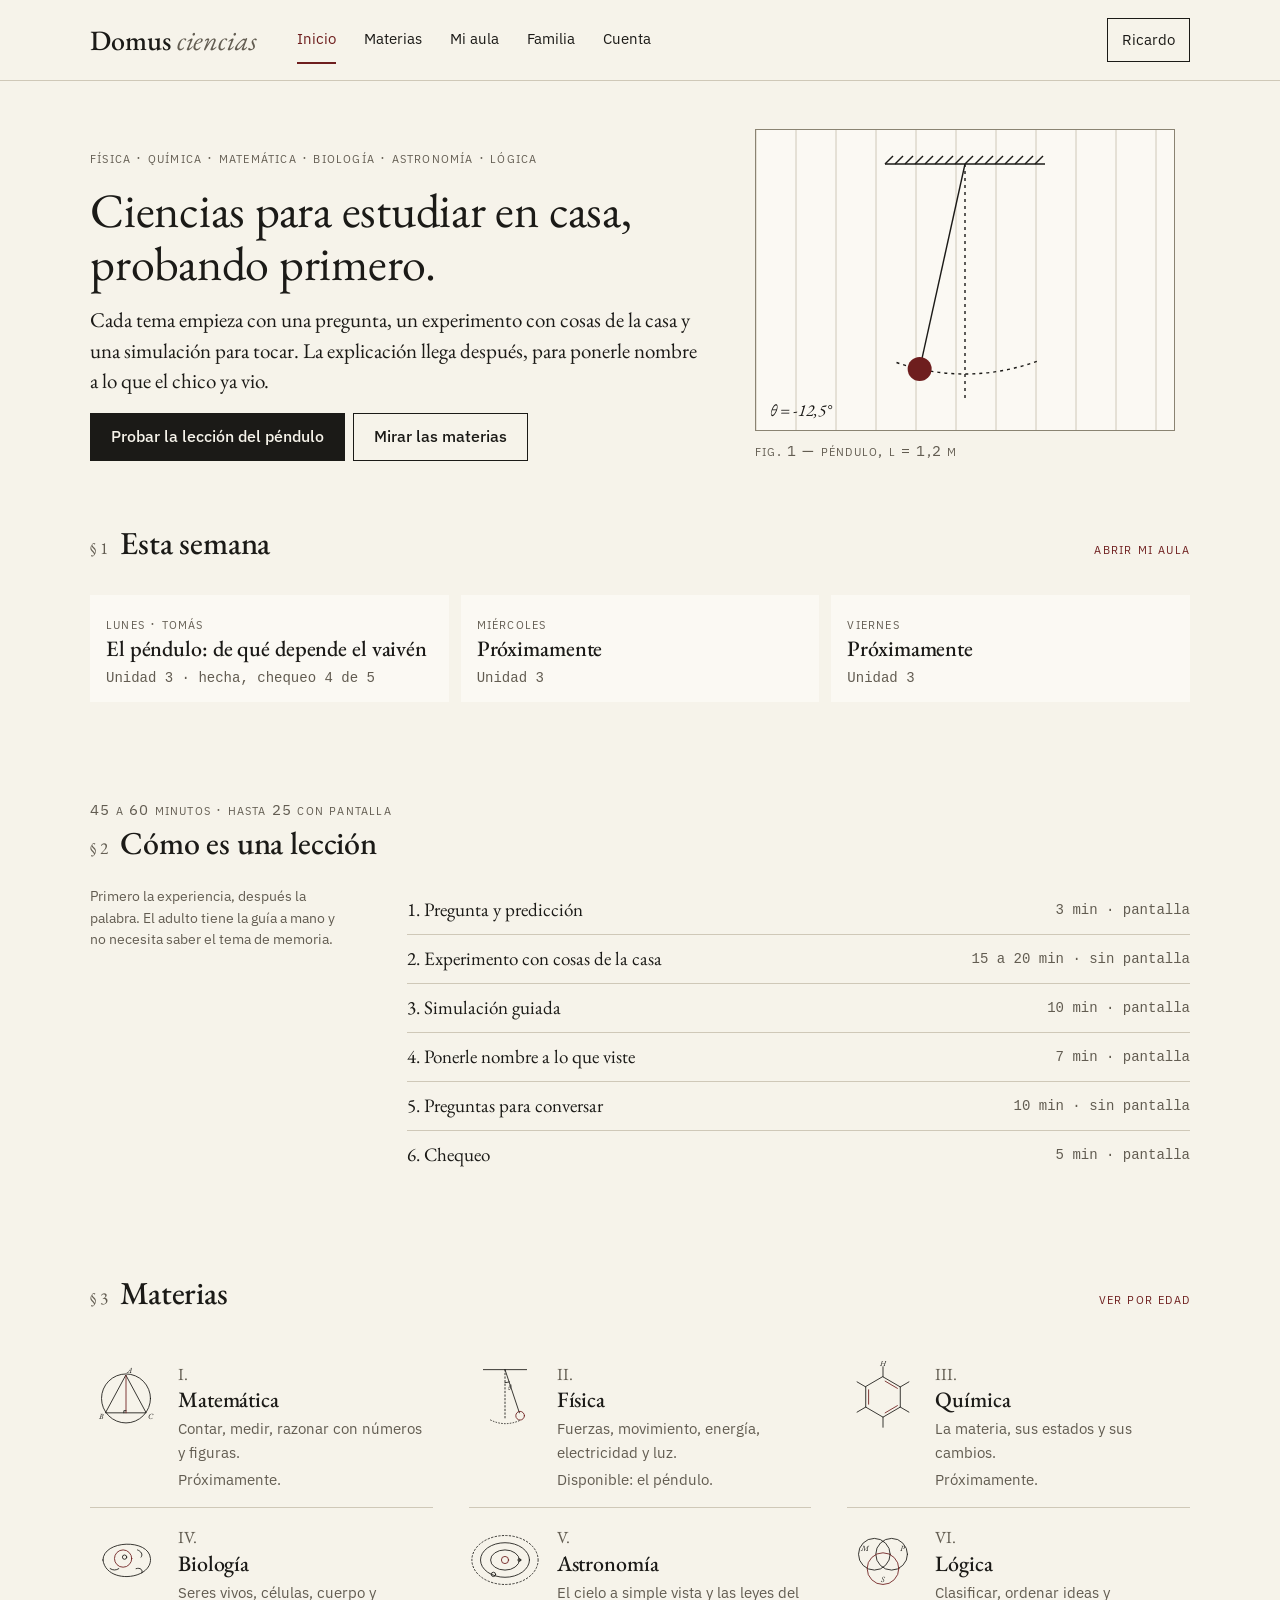
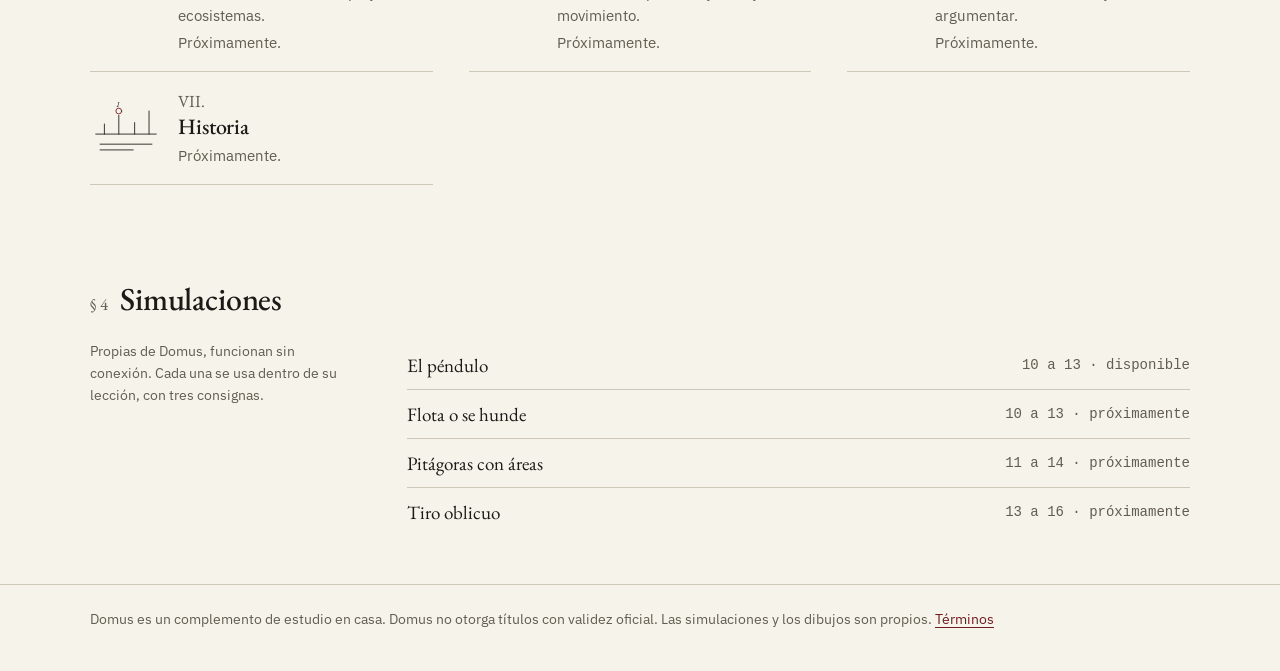
<file: index.html>
<!doctype html>
<html lang="es-AR">
<head>
<meta charset="utf-8">
<meta name="viewport" content="width=device-width,initial-scale=1">
<title>Inicio · Domus</title>
<meta name="description" content="Domus: ciencias para estudiar en casa.">
<link rel="stylesheet" href="estilo.css">
</head>
<body>
<header class="top"><div class="wrap">
 <div class="bar">
  <a class="brand" href="index.html">Domus <i>ciencias</i></a>
  <nav class="main" aria-label="Principal"><a href="index.html" aria-current="page"><svg viewBox="0 0 24 24" aria-hidden="true"><path d="M3 11 12 4l9 7"/><path d="M6 10v10h12V10"/><path d="M10 20v-5h4v5"/></svg><span>Inicio</span></a><a href="materias.html"><svg viewBox="0 0 24 24" aria-hidden="true"><rect x="4" y="4" width="7" height="7"/><rect x="13" y="4" width="7" height="7"/><rect x="4" y="13" width="7" height="7"/><rect x="13" y="13" width="7" height="7"/></svg><span>Materias</span></a><a href="aula.html"><svg viewBox="0 0 24 24" aria-hidden="true"><path d="M12 6c-2-1.5-5-2-8-2v14c3 0 6 .5 8 2 2-1.5 5-2 8-2V4c-3 0-6 .5-8 2Z"/><path d="M12 6v14"/></svg><span>Mi aula</span></a><a href="familia.html"><svg viewBox="0 0 24 24" aria-hidden="true"><circle cx="9" cy="8" r="3"/><path d="M3 20c0-3.5 2.7-6 6-6s6 2.5 6 6"/><circle cx="17" cy="9" r="2.3"/><path d="M16.5 14.2c2.6.2 4.5 2.2 4.5 5.3"/></svg><span>Familia</span></a><a href="cuenta.html"><svg viewBox="0 0 24 24" aria-hidden="true"><circle cx="12" cy="12" r="9"/><circle cx="12" cy="10" r="3"/><path d="M6.5 18c1.2-2.2 3.2-3.2 5.5-3.2s4.3 1 5.5 3.2"/></svg><span>Cuenta</span></a></nav>
  <a class="quien" id="quien" href="cuenta.html">Ingresar</a>
 </div>
</div></header>
<main class="wrap">

<div class="hero">
 <div>
  <p class="sc">física · química · matemática · biología · astronomía · lógica</p>
  <h1 style="margin-top:10px">Ciencias para estudiar en casa, probando primero.</h1>
  <p class="lede">Cada tema empieza con una pregunta, un experimento con cosas de la casa y una simulación para tocar. La explicación llega después, para ponerle nombre a lo que el chico ya vio.</p>
  <div class="btns"><a class="btn p" href="leccion.html">Probar la lección del péndulo</a><a class="btn" href="materias.html">Mirar las materias</a></div>
 </div>
 <div class="art"><div class="stage"><canvas id="mini" style="display:block;width:100%;height:300px" role="img" aria-label="Péndulo animado"></canvas></div><p class="sc" style="margin-top:8px">fig. 1 — péndulo, L = 1,2 m</p></div>
</div>

<section style="padding-top:16px"><div class="shead"><span class="num">§ 1</span><h2>Esta semana</h2><a class="sc" href="aula.html">abrir Mi aula</a></div>
<div id="semana"><p>Ingresá a tu cuenta para ver la semana de tus hijos. <a href="cuenta.html">Ingresar</a> · <a href="cuenta.html#alta">Crear cuenta</a></p></div></section>

<section><div class="shead"><span class="sc">45 a 60 minutos · hasta 25 con pantalla</span><span class="num">§ 2</span><h2>Cómo es una lección</h2></div>
<div class="cols2"><div><p class="small">Primero la experiencia, después la palabra. El adulto tiene la guía a mano y no necesita saber el tema de memoria.</p></div>
<ol class="toc">
 <li><div class="r">1. Pregunta y predicción<span>3 min · pantalla</span></div></li>
 <li><div class="r">2. Experimento con cosas de la casa<span>15 a 20 min · sin pantalla</span></div></li>
 <li><div class="r">3. Simulación guiada<span>10 min · pantalla</span></div></li>
 <li><div class="r">4. Ponerle nombre a lo que viste<span>7 min · pantalla</span></div></li>
 <li><div class="r">5. Preguntas para conversar<span>10 min · sin pantalla</span></div></li>
 <li><div class="r">6. Chequeo<span>5 min · pantalla</span></div></li>
</ol></div></section>

<section><div class="shead"><span class="num">§ 3</span><h2>Materias</h2><a class="sc" href="materias.html">ver por edad</a></div>
<div class="subjects">
<a class="subj" href="materias.html#matematica"><div><svg class="d" viewBox="0 0 100 100" aria-hidden="true"><circle cx="50" cy="52" r="34"/><path d="M22 72 L78 72 L50 20 Z"/><path class="a" d="M50 20 L50 72"/><path d="M47 72 v-3 h3"/><text x="52" y="16">A</text><text x="12" y="80">B</text><text x="80" y="80">C</text></svg></div><div><span class="num">I.</span><h3>Matemática</h3><p>Contar, medir, razonar con números y figuras.</p><p>Próximamente.</p></div></a>
<a class="subj" href="materias.html#fisica"><div><svg class="d" viewBox="0 0 100 100" aria-hidden="true"><path d="M20 12 H80"/><path d="M50 12 L70 72"/><circle class="a" cx="71" cy="76" r="6"/><path d="M50 12 L50 80" stroke-dasharray="2 3"/><path d="M50 30 A18 18 0 0 0 56 29"/><text x="54" y="40">θ</text><path d="M30 82 Q50 92 72 82" stroke-dasharray="1 3"/></svg></div><div><span class="num">II.</span><h3>Física</h3><p>Fuerzas, movimiento, energía, electricidad y luz.</p><p>Disponible: el péndulo.</p></div></a>
<a class="subj" href="materias.html#quimica"><div><svg class="d" viewBox="0 0 100 100" aria-hidden="true"><path d="M50 22 L74 36 L74 64 L50 78 L26 64 L26 36 Z"/><path class="a" d="M53 28 L70 38 M70 62 L53 72 M30 60 L30 40"/><path d="M50 22 V8 M74 36 L86 29 M74 64 L86 71 M50 78 V92 M26 64 L14 71 M26 36 L14 29"/><text x="46" y="7">H</text></svg></div><div><span class="num">III.</span><h3>Química</h3><p>La materia, sus estados y sus cambios.</p><p>Próximamente.</p></div></a>
<a class="subj" href="materias.html#biologia"><div><svg class="d" viewBox="0 0 100 100" aria-hidden="true"><path d="M18 50 C18 22 82 20 84 48 C86 78 22 84 18 50 Z"/><circle class="a" cx="46" cy="48" r="12"/><circle cx="48" cy="46" r="3"/><path d="M66 36 c5 2 8 6 5 10 M64 62 c6 -2 10 2 8 6 M28 62 q6 4 12 0"/></svg></div><div><span class="num">IV.</span><h3>Biología</h3><p>Seres vivos, células, cuerpo y ecosistemas.</p><p>Próximamente.</p></div></a>
<a class="subj" href="materias.html#astronomia"><div><svg class="d" viewBox="0 0 100 100" aria-hidden="true"><circle cx="50" cy="50" r="5" class="a"/><ellipse cx="50" cy="50" rx="20" ry="14"/><ellipse cx="50" cy="50" rx="34" ry="24"/><ellipse cx="50" cy="50" rx="46" ry="34" stroke-dasharray="2 3"/><circle cx="70" cy="50" r="2"/><circle cx="34" cy="70" r="3"/></svg></div><div><span class="num">V.</span><h3>Astronomía</h3><p>El cielo a simple vista y las leyes del movimiento.</p><p>Próximamente.</p></div></a>
<a class="subj" href="materias.html#logica"><div><svg class="d" viewBox="0 0 100 100" aria-hidden="true"><circle cx="38" cy="42" r="22"/><circle cx="62" cy="42" r="22"/><circle class="a" cx="50" cy="62" r="22"/><text x="20" y="38">M</text><text x="74" y="38">P</text><text x="47" y="80">S</text></svg></div><div><span class="num">VI.</span><h3>Lógica</h3><p>Clasificar, ordenar ideas y argumentar.</p><p>Próximamente.</p></div></a>
<a class="subj" href="materias.html#historia"><div><svg class="d" viewBox="0 0 100 100" aria-hidden="true"><path d="M8 64 H92"/><path d="M20 64 V50 M40 64 V38 M62 64 V48 M82 64 V32"/><circle class="a" cx="40" cy="32" r="4"/><path d="M14 78 H86 M14 86 H60"/><text x="36" y="26">1</text></svg></div><div><span class="num">VII.</span><h3>Historia</h3><p>Próximamente.</p></div></a>

</div></section>

<section><div class="shead"><span class="num">§ 4</span><h2>Simulaciones</h2></div>
<div class="cols2"><div><p class="small">Propias de Domus, funcionan sin conexión. Cada una se usa dentro de su lección, con tres consignas.</p></div>
<ol class="toc">
 <li><a href="leccion.html#b3">El péndulo<span>10 a 13 · disponible</span></a></li>
 <li><div class="r">Flota o se hunde<span>10 a 13 · próximamente</span></div></li>
 <li><div class="r">Pitágoras con áreas<span>11 a 14 · próximamente</span></div></li>
 <li><div class="r">Tiro oblicuo<span>13 a 16 · próximamente</span></div></li>
</ol></div></section>
<script>
document.addEventListener('DOMContentLoaded',function(){var c=Estado.cuenta();if(!c)return;var h=Estado.hijo(),e=Estado.esc,host=document.getElementById('semana');
if(!Estado.cubierto(h)){host.innerHTML='<p><b>'+e(h.nombre)+'</b>, '+h.edad+' años: las lecciones para esa edad están en preparación. Próximamente.</p>';return}
var ok=h.prog.chequeos.pendulo;
host.innerHTML='<div class="cards c3"><a class="card" href="leccion.html"><span class="sc">lunes · '+e(h.nombre)+'</span><h3>El péndulo: de qué depende el vaivén</h3><p class="meta">Unidad 3 · '+(ok?'hecha, chequeo '+ok.ok+' de 5':'siguiente')+'</p>'+(ok?'':'<p><span class="btn p" style="margin-top:8px">Empezar</span></p>')+'</a><div class="card"><span class="sc">miércoles</span><h3>Próximamente</h3><p class="meta">Unidad 3</p></div><div class="card"><span class="sc">viernes</span><h3>Próximamente</h3><p class="meta">Unidad 3</p></div></div>'});
</script>

</main>
<footer><div class="wrap"><p>Domus es un complemento de estudio en casa. Domus no otorga títulos con validez oficial. Las simulaciones y los dibujos son propios. <a href="cuenta.html#terminos">Términos</a></p></div></footer>
<script src="comun.js"></script>
<script src="estado.js"></script>
</body>
</html>
</file>
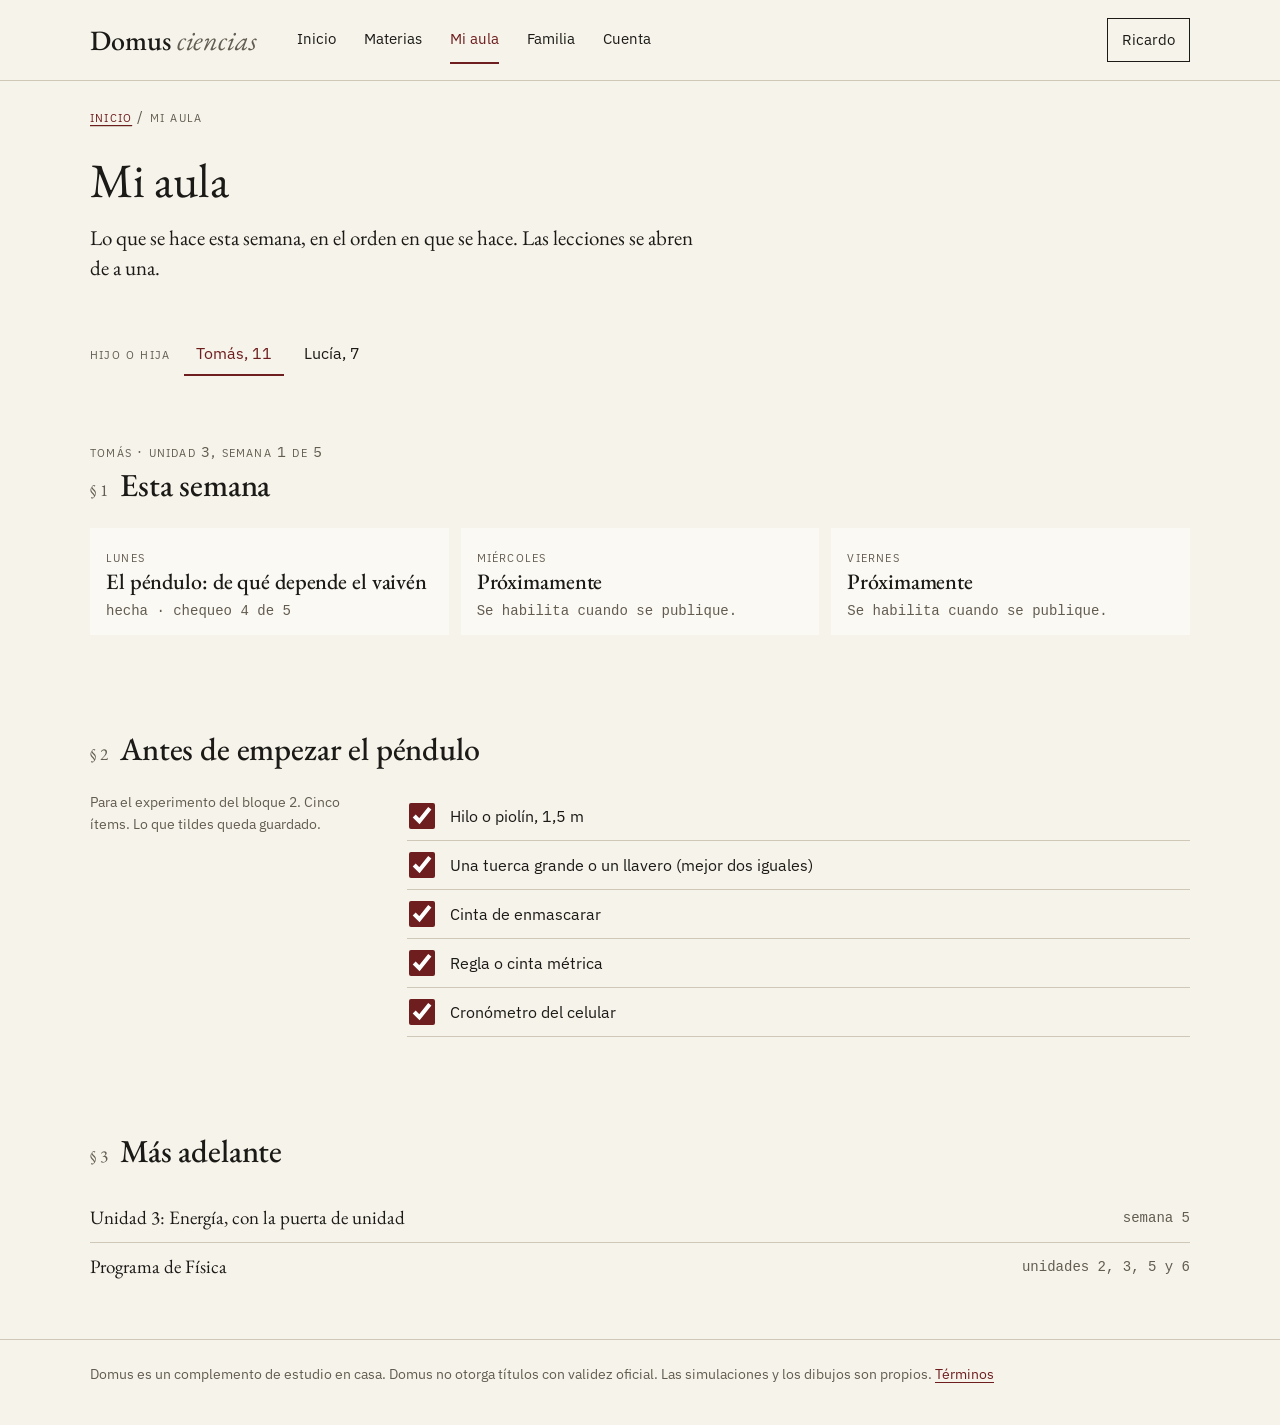
<file: aula.html>
<!doctype html>
<html lang="es-AR">
<head>
<meta charset="utf-8">
<meta name="viewport" content="width=device-width,initial-scale=1">
<title>Mi aula · Domus</title>
<meta name="description" content="Domus: ciencias para estudiar en casa.">
<link rel="stylesheet" href="estilo.css">
</head>
<body>
<header class="top"><div class="wrap">
 <div class="bar">
  <a class="brand" href="index.html">Domus <i>ciencias</i></a>
  <nav class="main" aria-label="Principal"><a href="index.html"><svg viewBox="0 0 24 24" aria-hidden="true"><path d="M3 11 12 4l9 7"/><path d="M6 10v10h12V10"/><path d="M10 20v-5h4v5"/></svg><span>Inicio</span></a><a href="materias.html"><svg viewBox="0 0 24 24" aria-hidden="true"><rect x="4" y="4" width="7" height="7"/><rect x="13" y="4" width="7" height="7"/><rect x="4" y="13" width="7" height="7"/><rect x="13" y="13" width="7" height="7"/></svg><span>Materias</span></a><a href="aula.html" aria-current="page"><svg viewBox="0 0 24 24" aria-hidden="true"><path d="M12 6c-2-1.5-5-2-8-2v14c3 0 6 .5 8 2 2-1.5 5-2 8-2V4c-3 0-6 .5-8 2Z"/><path d="M12 6v14"/></svg><span>Mi aula</span></a><a href="familia.html"><svg viewBox="0 0 24 24" aria-hidden="true"><circle cx="9" cy="8" r="3"/><path d="M3 20c0-3.5 2.7-6 6-6s6 2.5 6 6"/><circle cx="17" cy="9" r="2.3"/><path d="M16.5 14.2c2.6.2 4.5 2.2 4.5 5.3"/></svg><span>Familia</span></a><a href="cuenta.html"><svg viewBox="0 0 24 24" aria-hidden="true"><circle cx="12" cy="12" r="9"/><circle cx="12" cy="10" r="3"/><path d="M6.5 18c1.2-2.2 3.2-3.2 5.5-3.2s4.3 1 5.5 3.2"/></svg><span>Cuenta</span></a></nav>
  <a class="quien" id="quien" href="cuenta.html">Ingresar</a>
 </div>
</div></header>
<main class="wrap">

<p class="sc crumb"><a href="index.html">Inicio</a> / Mi aula</p>
<div class="hero" style="grid-template-columns:1fr;padding-top:18px"><div><h1>Mi aula</h1>
<p class="lede">Lo que se hace esta semana, en el orden en que se hace. Las lecciones se abren de a una.</p></div></div>
<div id="app"><noscript><p>Esta página necesita JavaScript para mostrar los datos de tu cuenta.</p></noscript></div>

</main>
<footer><div class="wrap"><p>Domus es un complemento de estudio en casa. Domus no otorga títulos con validez oficial. Las simulaciones y los dibujos son propios. <a href="cuenta.html#terminos">Términos</a></p></div></footer>
<script src="comun.js"></script>
<script src="estado.js"></script>
<script src="selector.js"></script>
<script src="aula.js"></script>
</body>
</html>
</file>
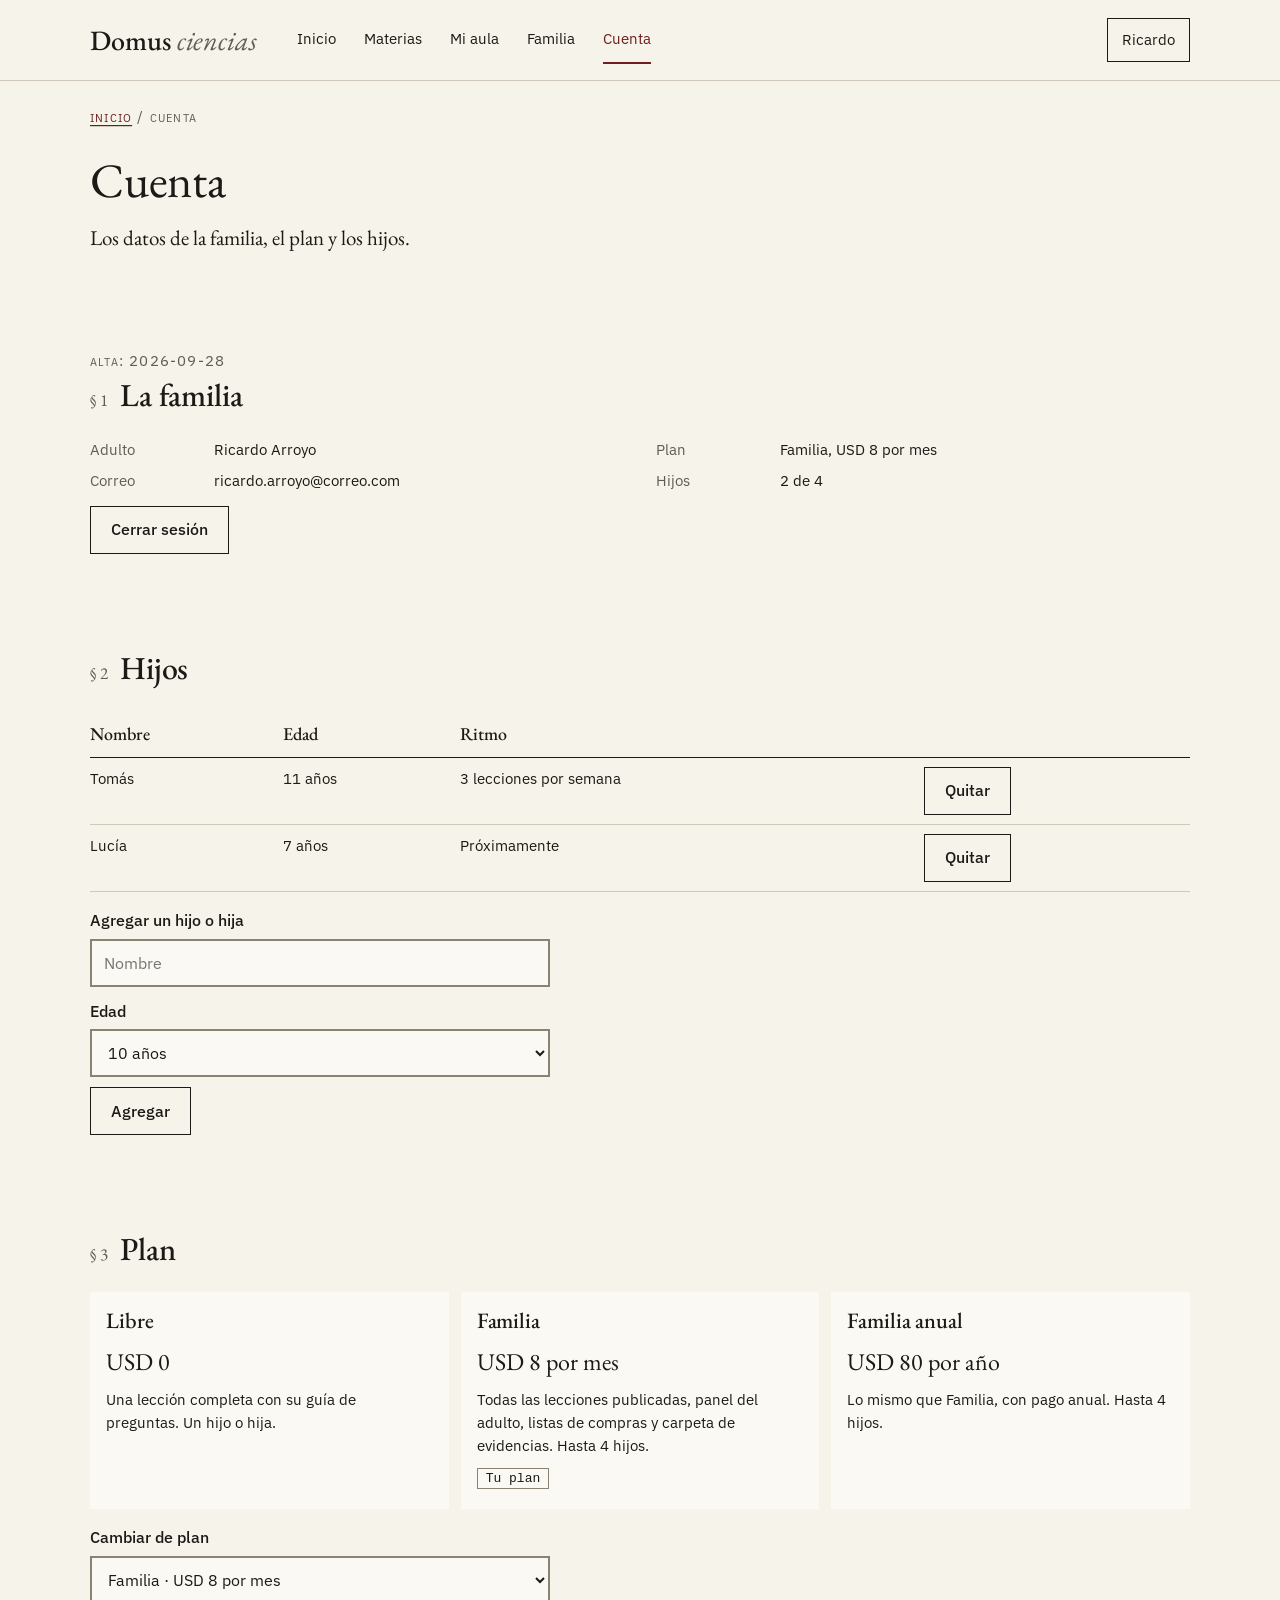
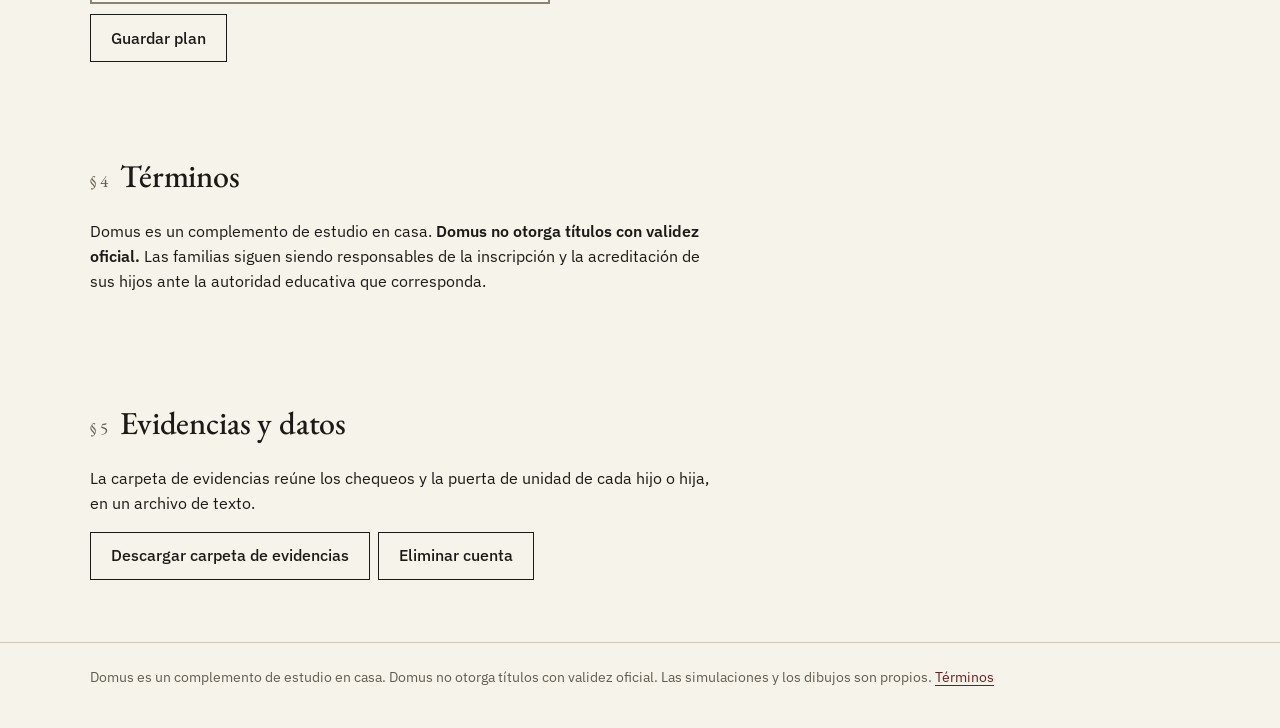
<file: cuenta.html>
<!doctype html>
<html lang="es-AR">
<head>
<meta charset="utf-8">
<meta name="viewport" content="width=device-width,initial-scale=1">
<title>Cuenta · Domus</title>
<meta name="description" content="Domus: ciencias para estudiar en casa.">
<link rel="stylesheet" href="estilo.css">
</head>
<body>
<header class="top"><div class="wrap">
 <div class="bar">
  <a class="brand" href="index.html">Domus <i>ciencias</i></a>
  <nav class="main" aria-label="Principal"><a href="index.html"><svg viewBox="0 0 24 24" aria-hidden="true"><path d="M3 11 12 4l9 7"/><path d="M6 10v10h12V10"/><path d="M10 20v-5h4v5"/></svg><span>Inicio</span></a><a href="materias.html"><svg viewBox="0 0 24 24" aria-hidden="true"><rect x="4" y="4" width="7" height="7"/><rect x="13" y="4" width="7" height="7"/><rect x="4" y="13" width="7" height="7"/><rect x="13" y="13" width="7" height="7"/></svg><span>Materias</span></a><a href="aula.html"><svg viewBox="0 0 24 24" aria-hidden="true"><path d="M12 6c-2-1.5-5-2-8-2v14c3 0 6 .5 8 2 2-1.5 5-2 8-2V4c-3 0-6 .5-8 2Z"/><path d="M12 6v14"/></svg><span>Mi aula</span></a><a href="familia.html"><svg viewBox="0 0 24 24" aria-hidden="true"><circle cx="9" cy="8" r="3"/><path d="M3 20c0-3.5 2.7-6 6-6s6 2.5 6 6"/><circle cx="17" cy="9" r="2.3"/><path d="M16.5 14.2c2.6.2 4.5 2.2 4.5 5.3"/></svg><span>Familia</span></a><a href="cuenta.html" aria-current="page"><svg viewBox="0 0 24 24" aria-hidden="true"><circle cx="12" cy="12" r="9"/><circle cx="12" cy="10" r="3"/><path d="M6.5 18c1.2-2.2 3.2-3.2 5.5-3.2s4.3 1 5.5 3.2"/></svg><span>Cuenta</span></a></nav>
  <a class="quien" id="quien" href="cuenta.html">Ingresar</a>
 </div>
</div></header>
<main class="wrap">

<p class="sc crumb"><a href="index.html">Inicio</a> / Cuenta</p>
<div class="hero" style="grid-template-columns:1fr;padding-top:18px"><div><h1>Cuenta</h1>
<p class="lede">Los datos de la familia, el plan y los hijos.</p></div></div>
<div id="app"><noscript><p>Esta página necesita JavaScript para mostrar los datos de tu cuenta.</p></noscript></div>

</main>
<footer><div class="wrap"><p>Domus es un complemento de estudio en casa. Domus no otorga títulos con validez oficial. Las simulaciones y los dibujos son propios. <a href="cuenta.html#terminos">Términos</a></p></div></footer>
<script src="comun.js"></script>
<script src="estado.js"></script>
<script src="cuenta.js"></script>
</body>
</html>
</file>
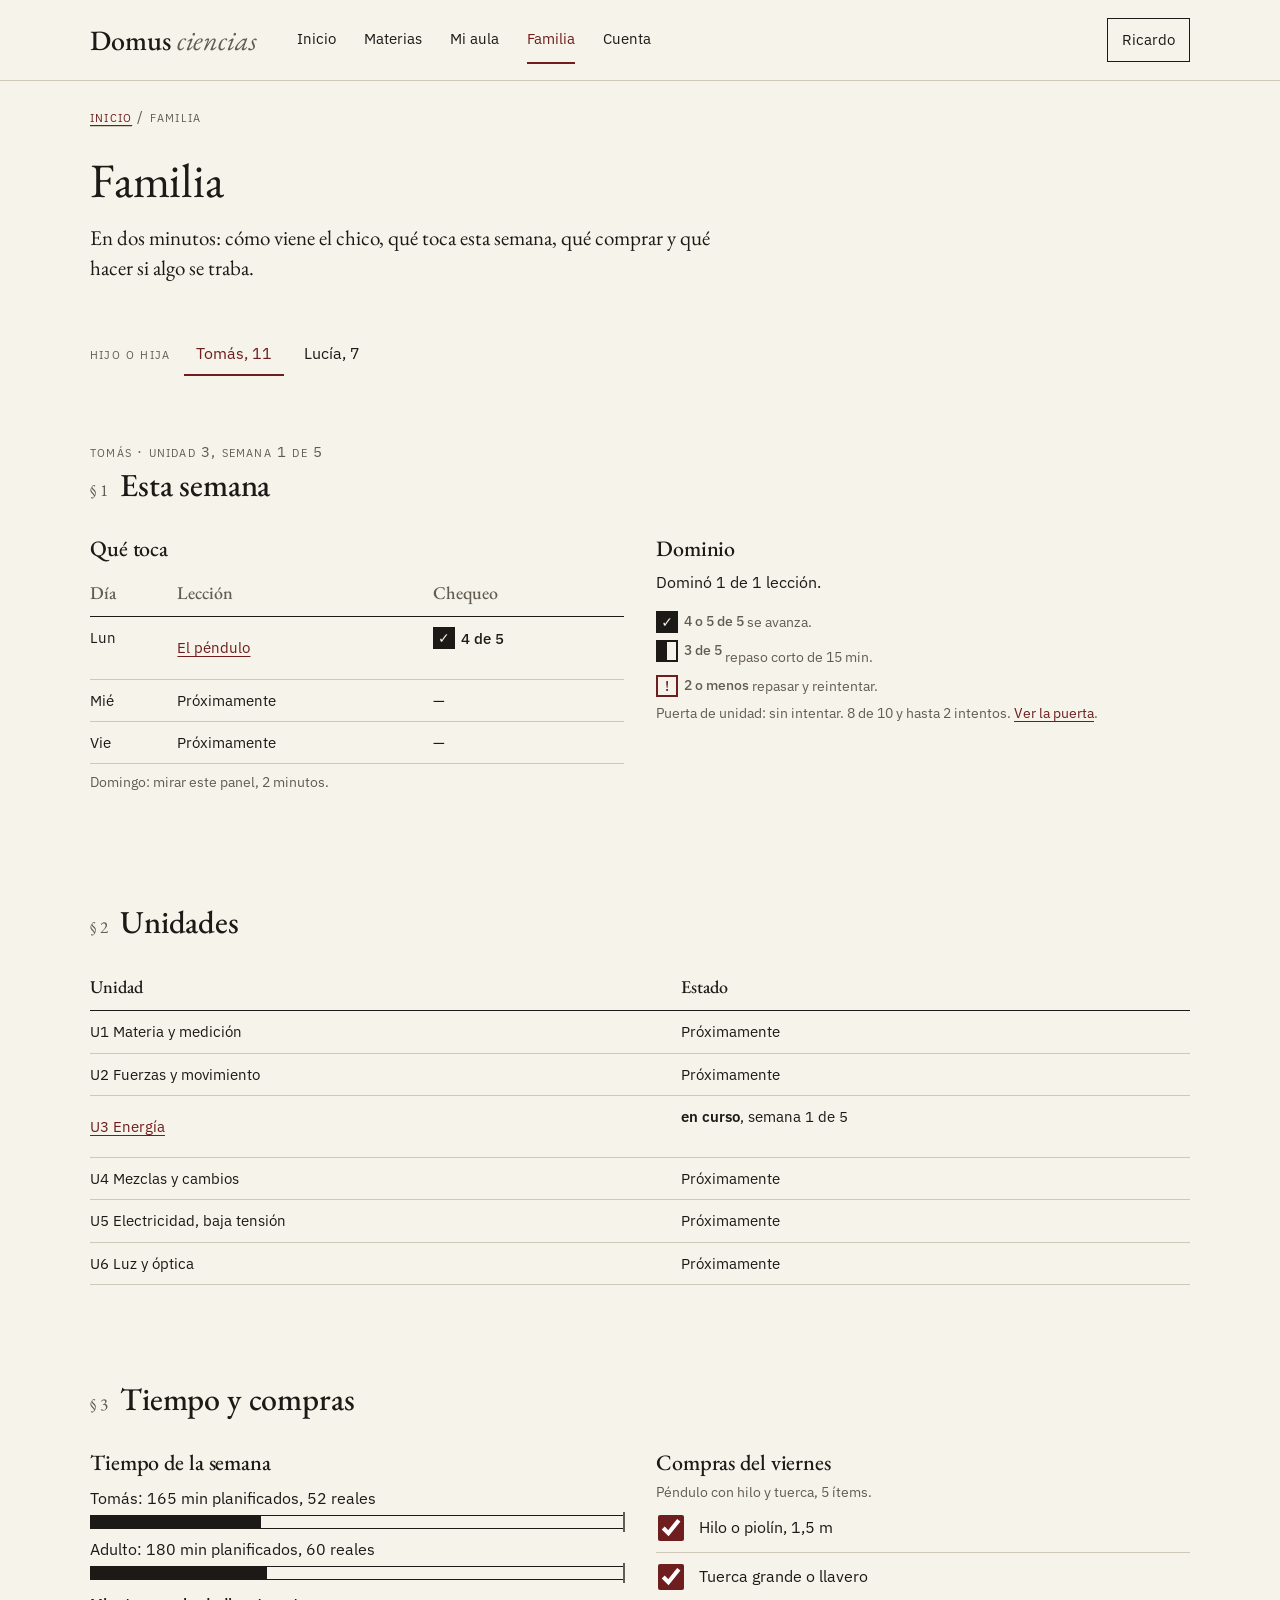
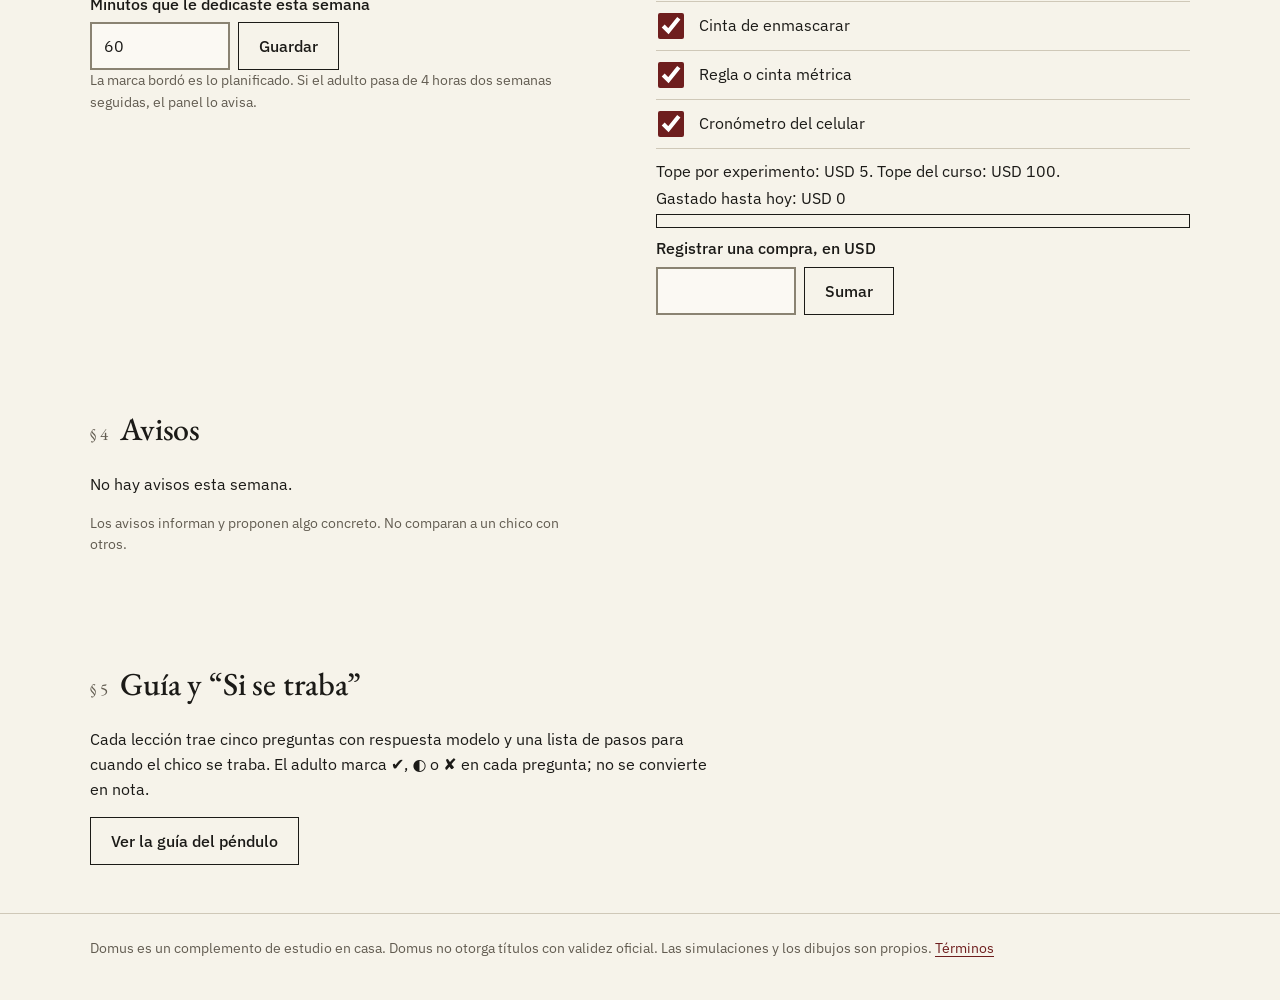
<file: familia.html>
<!doctype html>
<html lang="es-AR">
<head>
<meta charset="utf-8">
<meta name="viewport" content="width=device-width,initial-scale=1">
<title>Familia · Domus</title>
<meta name="description" content="Domus: ciencias para estudiar en casa.">
<link rel="stylesheet" href="estilo.css">
</head>
<body>
<header class="top"><div class="wrap">
 <div class="bar">
  <a class="brand" href="index.html">Domus <i>ciencias</i></a>
  <nav class="main" aria-label="Principal"><a href="index.html"><svg viewBox="0 0 24 24" aria-hidden="true"><path d="M3 11 12 4l9 7"/><path d="M6 10v10h12V10"/><path d="M10 20v-5h4v5"/></svg><span>Inicio</span></a><a href="materias.html"><svg viewBox="0 0 24 24" aria-hidden="true"><rect x="4" y="4" width="7" height="7"/><rect x="13" y="4" width="7" height="7"/><rect x="4" y="13" width="7" height="7"/><rect x="13" y="13" width="7" height="7"/></svg><span>Materias</span></a><a href="aula.html"><svg viewBox="0 0 24 24" aria-hidden="true"><path d="M12 6c-2-1.5-5-2-8-2v14c3 0 6 .5 8 2 2-1.5 5-2 8-2V4c-3 0-6 .5-8 2Z"/><path d="M12 6v14"/></svg><span>Mi aula</span></a><a href="familia.html" aria-current="page"><svg viewBox="0 0 24 24" aria-hidden="true"><circle cx="9" cy="8" r="3"/><path d="M3 20c0-3.5 2.7-6 6-6s6 2.5 6 6"/><circle cx="17" cy="9" r="2.3"/><path d="M16.5 14.2c2.6.2 4.5 2.2 4.5 5.3"/></svg><span>Familia</span></a><a href="cuenta.html"><svg viewBox="0 0 24 24" aria-hidden="true"><circle cx="12" cy="12" r="9"/><circle cx="12" cy="10" r="3"/><path d="M6.5 18c1.2-2.2 3.2-3.2 5.5-3.2s4.3 1 5.5 3.2"/></svg><span>Cuenta</span></a></nav>
  <a class="quien" id="quien" href="cuenta.html">Ingresar</a>
 </div>
</div></header>
<main class="wrap">

<p class="sc crumb"><a href="index.html">Inicio</a> / Familia</p>
<div class="hero" style="grid-template-columns:1fr;padding-top:18px"><div><h1>Familia</h1>
<p class="lede">En dos minutos: cómo viene el chico, qué toca esta semana, qué comprar y qué hacer si algo se traba.</p></div></div>
<div id="app"><noscript><p>Esta página necesita JavaScript para mostrar los datos de tu cuenta.</p></noscript></div>

</main>
<footer><div class="wrap"><p>Domus es un complemento de estudio en casa. Domus no otorga títulos con validez oficial. Las simulaciones y los dibujos son propios. <a href="cuenta.html#terminos">Términos</a></p></div></footer>
<script src="comun.js"></script>
<script src="estado.js"></script>
<script src="selector.js"></script>
<script src="familia.js"></script>
</body>
</html>
</file>
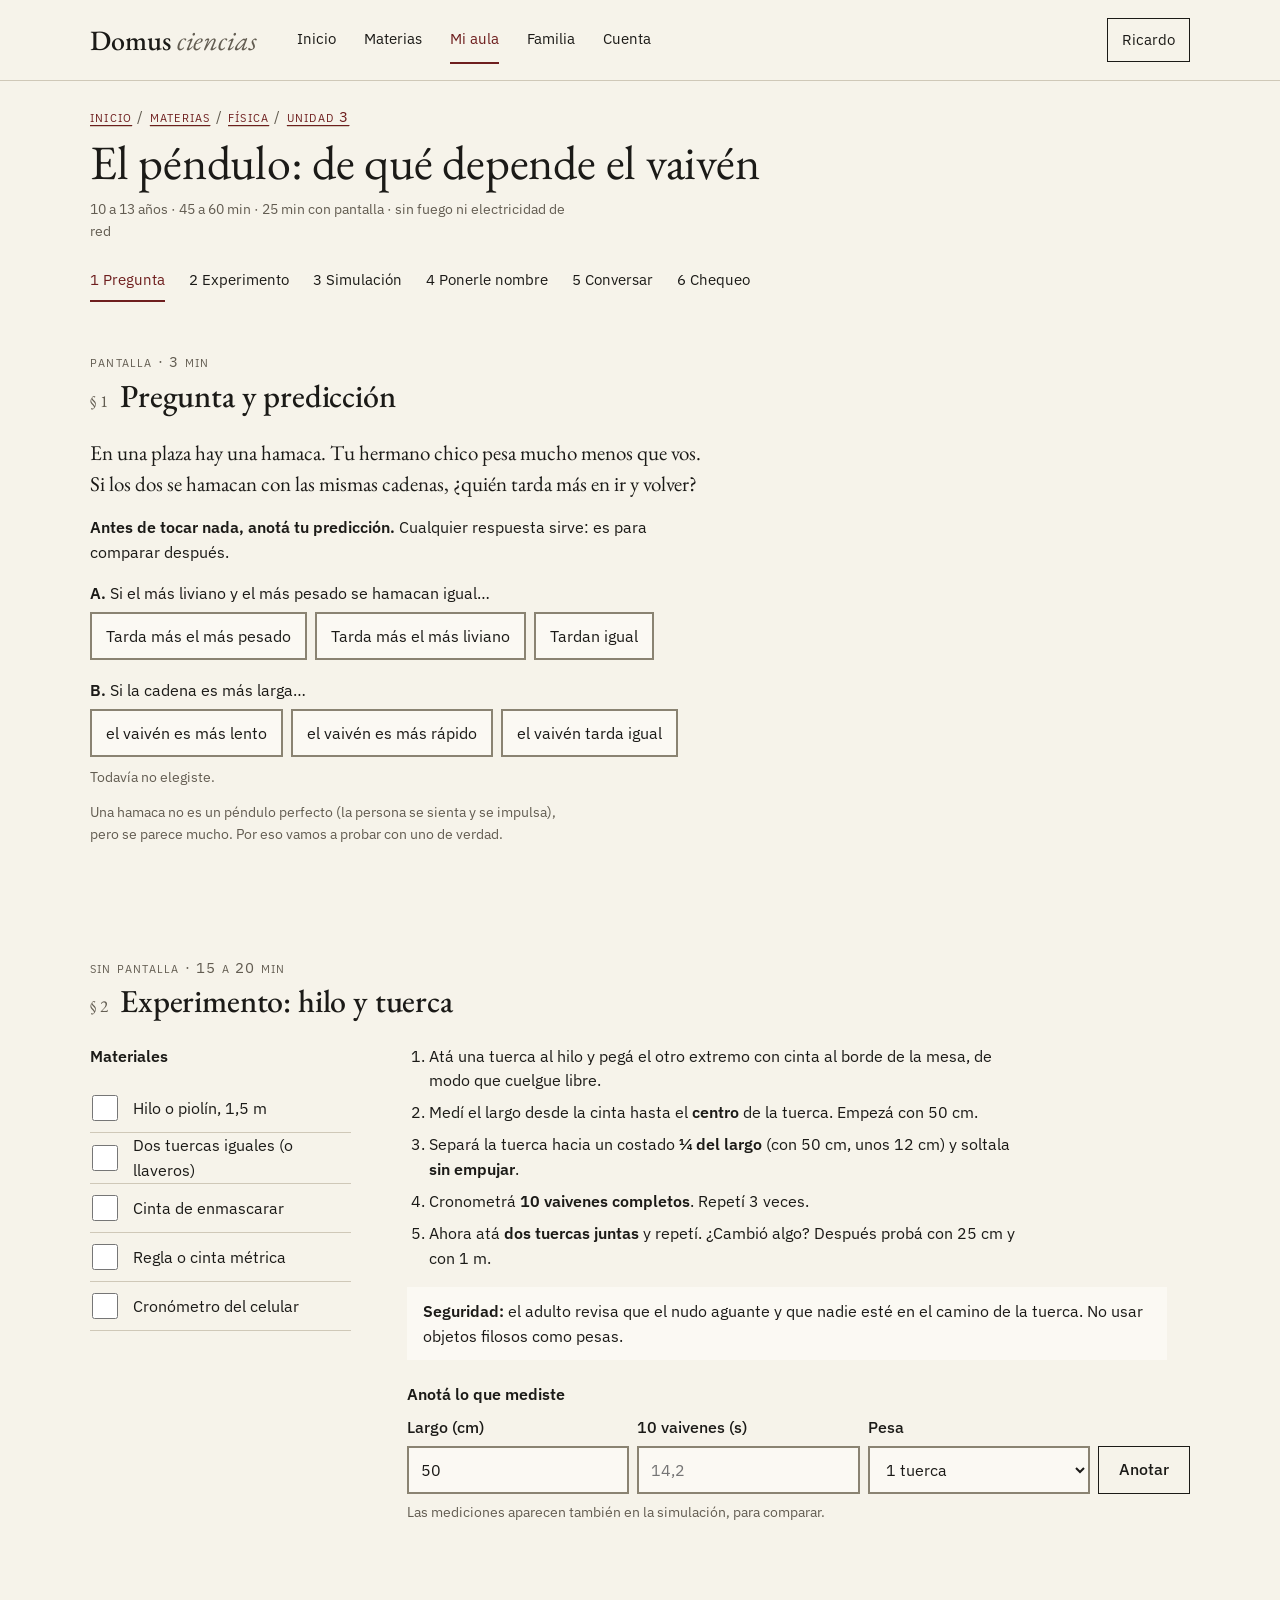
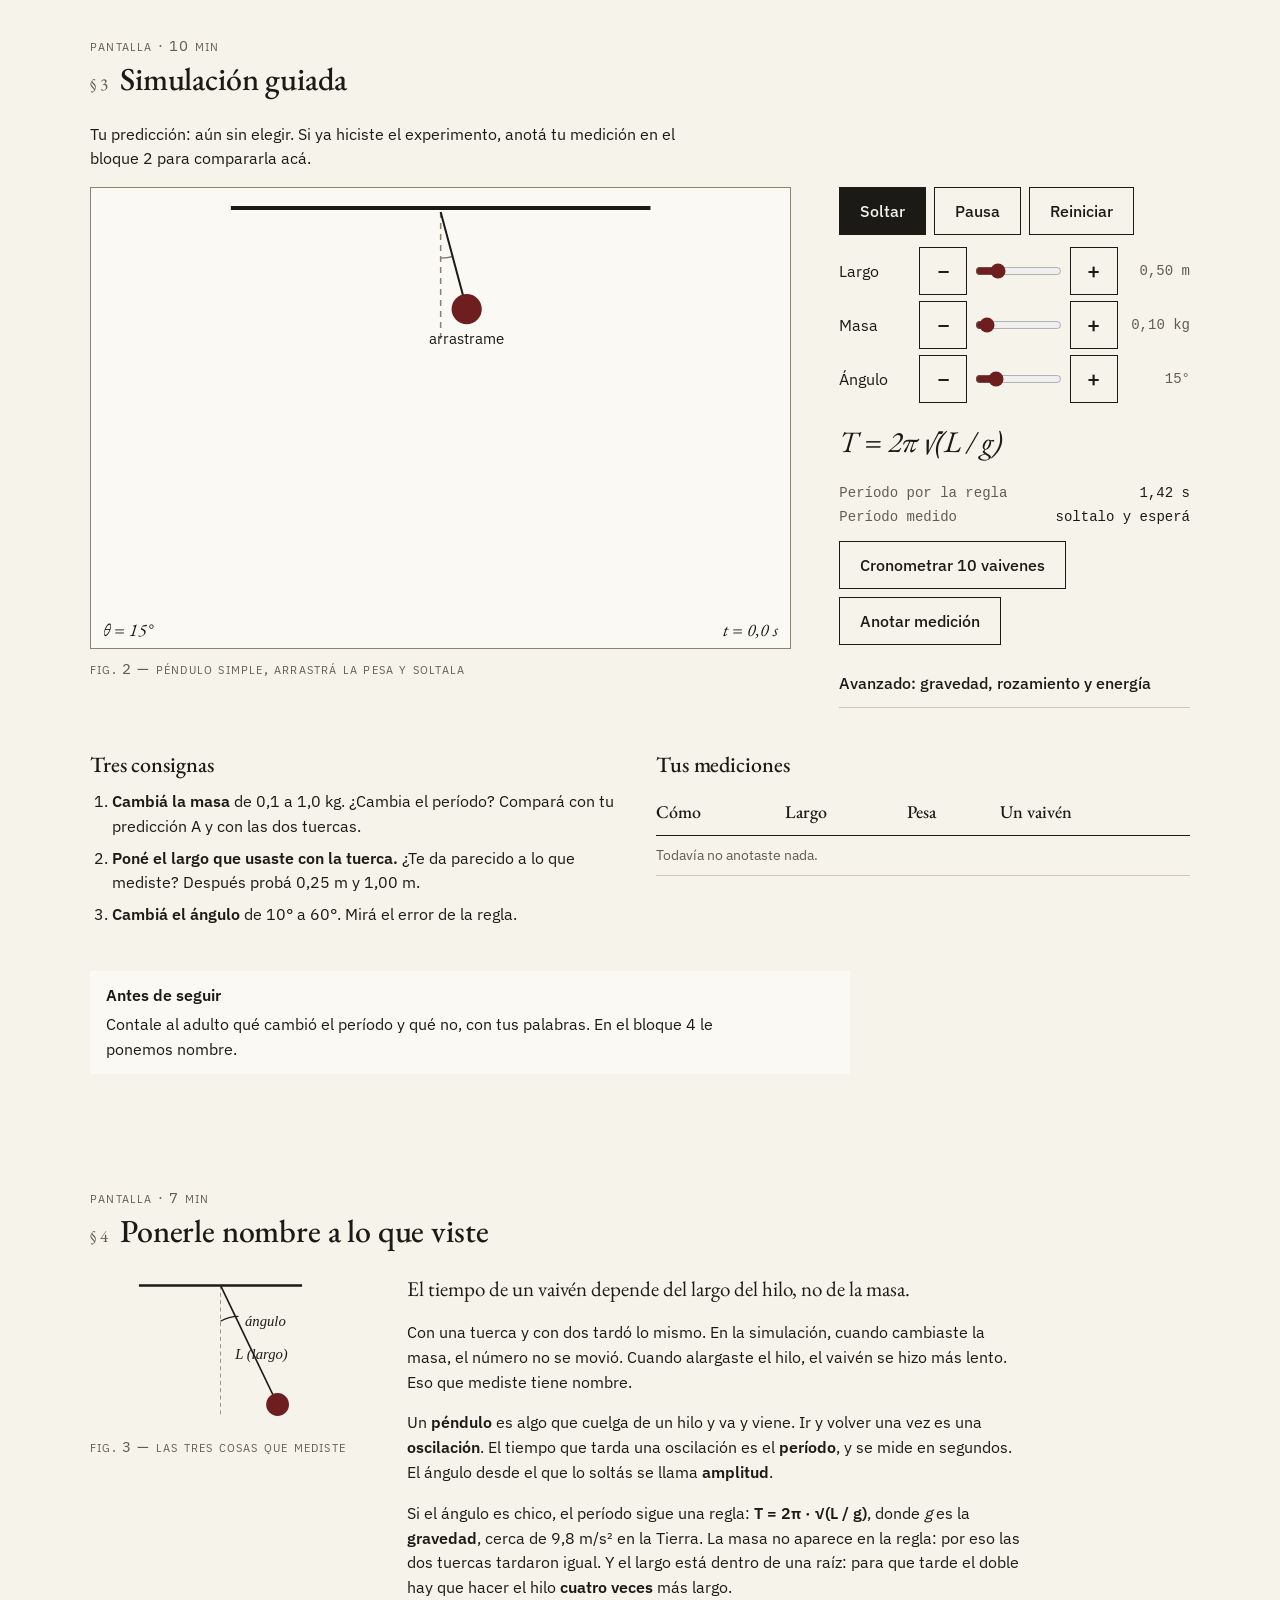
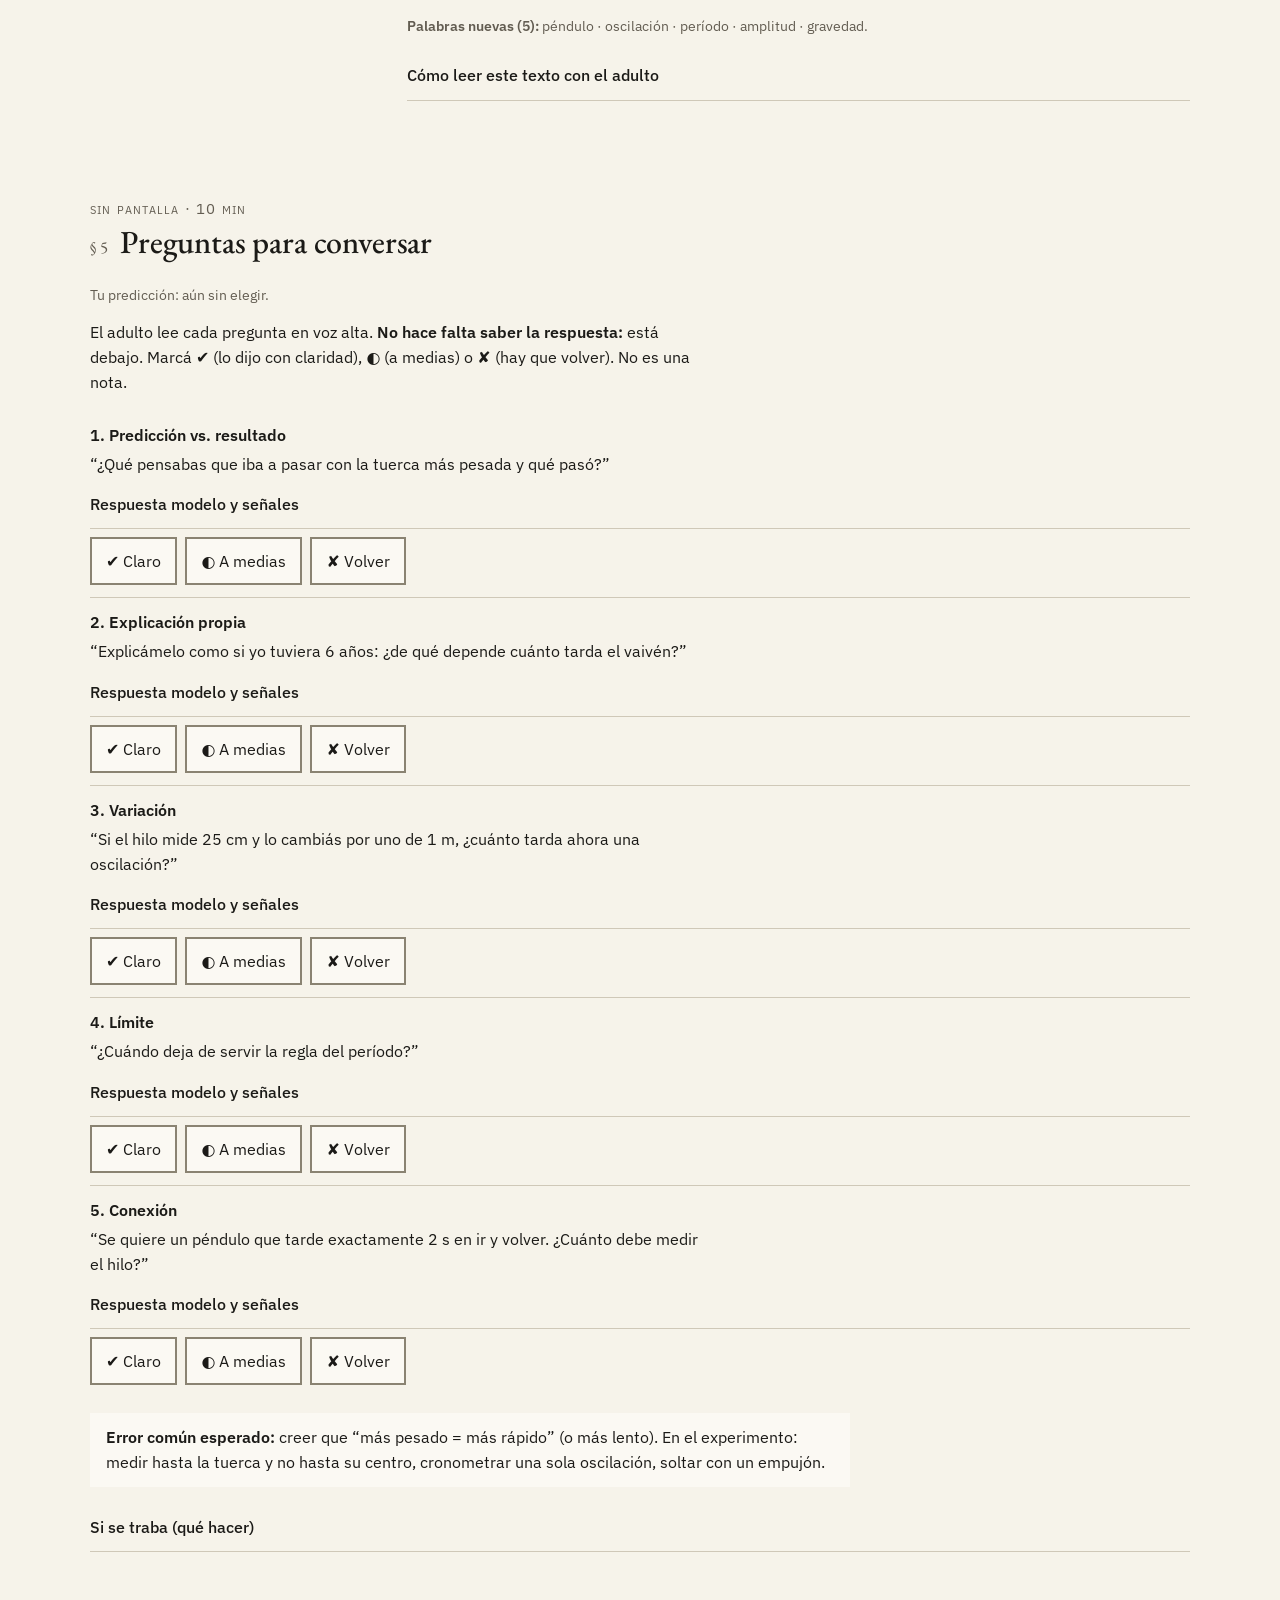
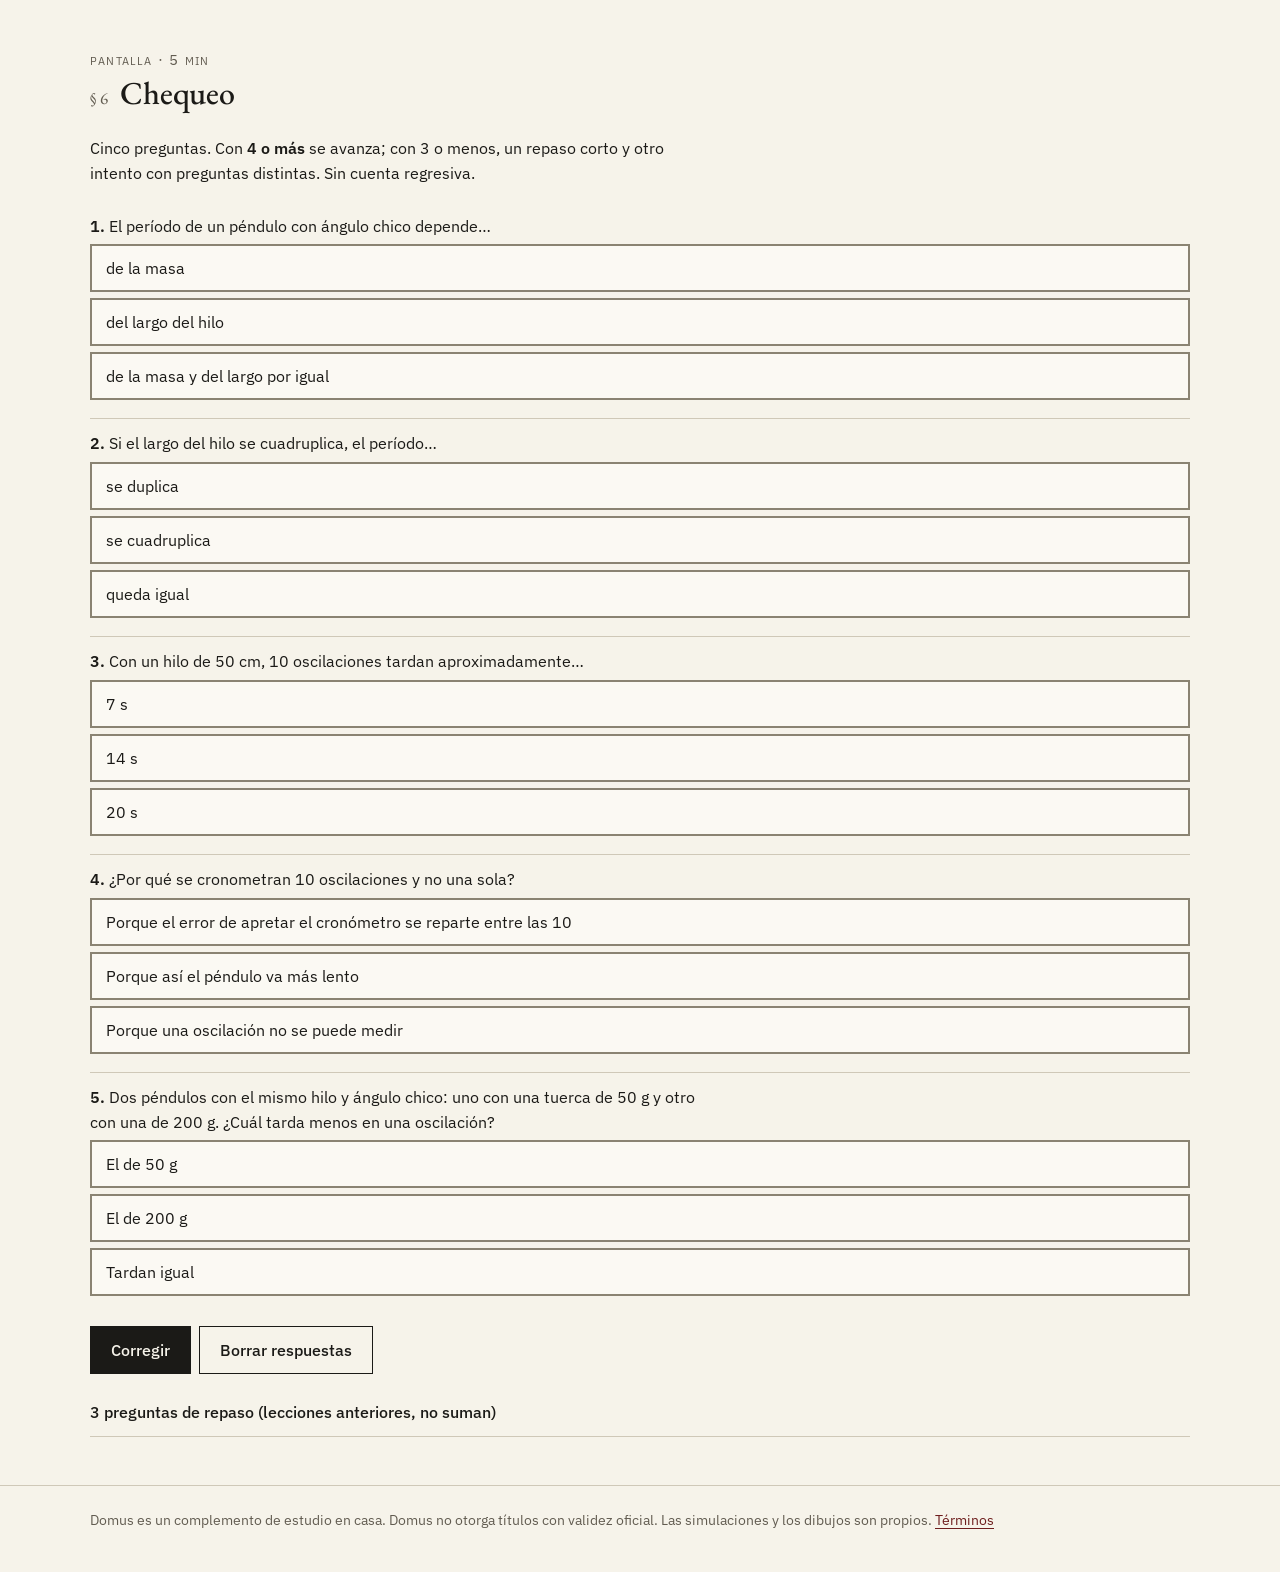
<file: leccion.html>
<!doctype html>
<html lang="es-AR">
<head>
<meta charset="utf-8">
<meta name="viewport" content="width=device-width,initial-scale=1">
<title>El péndulo · Domus</title>
<meta name="description" content="Domus: ciencias para estudiar en casa.">
<link rel="stylesheet" href="estilo.css">
</head>
<body>
<header class="top"><div class="wrap">
 <div class="bar">
  <a class="brand" href="index.html">Domus <i>ciencias</i></a>
  <nav class="main" aria-label="Principal"><a href="index.html"><svg viewBox="0 0 24 24" aria-hidden="true"><path d="M3 11 12 4l9 7"/><path d="M6 10v10h12V10"/><path d="M10 20v-5h4v5"/></svg><span>Inicio</span></a><a href="materias.html"><svg viewBox="0 0 24 24" aria-hidden="true"><rect x="4" y="4" width="7" height="7"/><rect x="13" y="4" width="7" height="7"/><rect x="4" y="13" width="7" height="7"/><rect x="13" y="13" width="7" height="7"/></svg><span>Materias</span></a><a href="aula.html" aria-current="page"><svg viewBox="0 0 24 24" aria-hidden="true"><path d="M12 6c-2-1.5-5-2-8-2v14c3 0 6 .5 8 2 2-1.5 5-2 8-2V4c-3 0-6 .5-8 2Z"/><path d="M12 6v14"/></svg><span>Mi aula</span></a><a href="familia.html"><svg viewBox="0 0 24 24" aria-hidden="true"><circle cx="9" cy="8" r="3"/><path d="M3 20c0-3.5 2.7-6 6-6s6 2.5 6 6"/><circle cx="17" cy="9" r="2.3"/><path d="M16.5 14.2c2.6.2 4.5 2.2 4.5 5.3"/></svg><span>Familia</span></a><a href="cuenta.html"><svg viewBox="0 0 24 24" aria-hidden="true"><circle cx="12" cy="12" r="9"/><circle cx="12" cy="10" r="3"/><path d="M6.5 18c1.2-2.2 3.2-3.2 5.5-3.2s4.3 1 5.5 3.2"/></svg><span>Cuenta</span></a></nav>
  <a class="quien" id="quien" href="cuenta.html">Ingresar</a>
 </div>
</div></header>
<main class="wrap">

<p class="sc crumb"><a href="index.html">Inicio</a> / <a href="materias.html">Materias</a> / <a href="materia.html">Física</a> / <a href="unidad.html">Unidad 3</a></p>
<h1>El péndulo: de qué depende el vaivén</h1>
<p class="small" style="margin:10px 0 0">10 a 13 años · 45 a 60 min · 25 min con pantalla · sin fuego ni electricidad de red</p>
<nav aria-label="Pasos de la lección"><ol class="pasos" id="pasos">
 <li><a href="#b1">1 Pregunta</a></li>
 <li><a href="#b2">2 Experimento</a></li>
 <li><a href="#b3">3 Simulación</a></li>
 <li><a href="#b4">4 Ponerle nombre</a></li>
 <li><a href="#b5">5 Conversar</a></li>
 <li><a href="#b6">6 Chequeo</a></li>
</ol></nav>

<section id="b1"><div class="shead"><span class="sc">pantalla · 3 min</span><span class="num">§ 1</span><h2>Pregunta y predicción</h2></div>
  <p class="lede" style="margin-top:0">En una plaza hay una hamaca. Tu hermano chico pesa mucho menos que vos. Si los dos se hamacan con las mismas cadenas, ¿quién tarda más en ir y volver?</p>
  <p><b>Antes de tocar nada, anotá tu predicción.</b> Cualquier respuesta sirve: es para comparar después.</p>
  <p style="margin-bottom:6px"><b>A.</b> Si el más liviano y el más pesado se hamacan igual…</p>
  <div class="chips" role="group" aria-label="Predicción A">
   <button class="chip" data-pa="Tarda más el más pesado">Tarda más el más pesado</button>
   <button class="chip" data-pa="Tarda más el más liviano">Tarda más el más liviano</button>
   <button class="chip" data-pa="Tardan igual">Tardan igual</button>
  </div>
  <p style="margin:18px 0 6px"><b>B.</b> Si la cadena es más larga…</p>
  <div class="chips" role="group" aria-label="Predicción B">
   <button class="chip" data-pb="el vaivén es más lento">el vaivén es más lento</button>
   <button class="chip" data-pb="el vaivén es más rápido">el vaivén es más rápido</button>
   <button class="chip" data-pb="el vaivén tarda igual">el vaivén tarda igual</button>
  </div>
  <p class="small" id="predmsg" aria-live="polite" style="margin-top:10px">Todavía no elegiste.</p>
  <p class="small">Una hamaca no es un péndulo perfecto (la persona se sienta y se impulsa), pero se parece mucho. Por eso vamos a probar con uno de verdad.</p>
</section>

<section id="b2"><div class="shead"><span class="sc">sin pantalla · 15 a 20 min</span><span class="num">§ 2</span><h2>Experimento: hilo y tuerca</h2></div>
<div class="cols2">
 <div>
  <p><b>Materiales</b></p>
  <div class="check"><input type="checkbox" id="x1"><label for="x1">Hilo o piolín, 1,5 m</label></div>
  <div class="check"><input type="checkbox" id="x2"><label for="x2">Dos tuercas iguales (o llaveros)</label></div>
  <div class="check"><input type="checkbox" id="x3"><label for="x3">Cinta de enmascarar</label></div>
  <div class="check"><input type="checkbox" id="x4"><label for="x4">Regla o cinta métrica</label></div>
  <div class="check"><input type="checkbox" id="x5"><label for="x5">Cronómetro del celular</label></div>
 </div>
 <div>
  <ol class="steps">
   <li>Atá una tuerca al hilo y pegá el otro extremo con cinta al borde de la mesa, de modo que cuelgue libre.</li>
   <li>Medí el largo desde la cinta hasta el <b>centro</b> de la tuerca. Empezá con 50 cm.</li>
   <li>Separá la tuerca hacia un costado <b>¼ del largo</b> (con 50 cm, unos 12 cm) y soltala <b>sin empujar</b>.</li>
   <li>Cronometrá <b>10 vaivenes completos</b>. Repetí 3 veces.</li>
   <li>Ahora atá <b>dos tuercas juntas</b> y repetí. ¿Cambió algo? Después probá con 25 cm y con 1 m.</li>
  </ol>
  <div class="notice"><b>Seguridad:</b> el adulto revisa que el nudo aguante y que nadie esté en el camino de la tuerca. No usar objetos filosos como pesas.</div>
  <p style="margin:22px 0 8px"><b>Anotá lo que mediste</b></p>
  <form id="fx" novalidate class="row" style="align-items:flex-end">
   <div style="flex:1 1 120px"><label for="xL">Largo (cm)</label><input id="xL" type="number" inputmode="decimal" min="5" max="300" value="50"></div>
   <div style="flex:1 1 120px"><label for="xT">10 vaivenes (s)</label><input id="xT" type="text" inputmode="decimal" placeholder="14,2"></div>
   <div style="flex:1 1 120px"><label for="xM">Pesa</label><select id="xM"><option>1 tuerca</option><option>2 tuercas</option></select></div>
   <button class="btn" type="submit">Anotar</button>
  </form>
  <p class="small" id="xmsg" role="status" style="margin-top:8px">Las mediciones aparecen también en la simulación, para comparar.</p>
 </div>
</div>
</section>

<section id="b3"><div class="shead"><span class="sc">pantalla · 10 min</span><span class="num">§ 3</span><h2>Simulación guiada</h2></div>
<p id="predecho" style="max-width:var(--measure)">Tu predicción: aún sin elegir.</p>
<div class="simbox">
 <div class="escena"><div class="stage"><canvas id="cv" role="img" aria-label="Péndulo simple: se puede arrastrar la pesa para elegir el ángulo y soltarla"></canvas></div>
 <p class="sc" style="margin:8px 0 0">fig. 2 — péndulo simple, arrastrá la pesa y soltala</p>
 <p id="warn" class="notice" hidden>Con más de 20° la regla ya no es exacta: el período real es un poco mayor.</p></div>
 <div class="ctl">
  <div class="btns" style="margin-bottom:12px"><button class="btn p" id="go">Soltar</button><button class="btn" id="pause">Pausa</button><button class="btn" id="rst">Reiniciar</button></div>
  <div class="line"><span class="lb">Largo</span><button class="btn step" data-st="L:-0.05" aria-label="Menos largo">−</button><input type="range" id="L" min="0.10" max="2.00" step="0.01" value="0.50" aria-label="Largo en metros"><button class="btn step" data-st="L:0.05" aria-label="Más largo">+</button><b id="Lv">0,50 m</b></div>
  <div class="line"><span class="lb">Masa</span><button class="btn step" data-st="M:-0.05" aria-label="Menos masa">−</button><input type="range" id="M" min="0.05" max="1.00" step="0.05" value="0.10" aria-label="Masa en kilogramos"><button class="btn step" data-st="M:0.05" aria-label="Más masa">+</button><b id="Mv">0,10 kg</b></div>
  <div class="line"><span class="lb">Ángulo</span><button class="btn step" data-st="A:-1" aria-label="Menos ángulo">−</button><input type="range" id="A" min="5" max="60" step="1" value="15" aria-label="Ángulo inicial en grados"><button class="btn step" data-st="A:1" aria-label="Más ángulo">+</button><b id="Av">15°</b></div>
  <div class="formula">T = 2π √(L / g)</div>
  <div class="readout" id="ro" aria-live="polite"></div>
  <div class="btns" style="margin-top:12px"><button class="btn" id="chrono">Cronometrar 10 vaivenes</button><button class="btn" id="anotar">Anotar medición</button></div>
  <details style="margin-top:14px"><summary>Avanzado: gravedad, rozamiento y energía</summary>
   <div style="padding:6px 0 10px"><label for="G">Gravedad</label>
   <select id="G"><option value="9.8" selected>Tierra (9,8 m/s²)</option><option value="1.62">Luna (1,62 m/s²)</option><option value="manual">Otra (manual)</option></select>
   <div id="gman" hidden style="margin-top:8px"><label for="gnum">g manual (1,0 a 25,0 m/s²)</label><input id="gnum" type="number" inputmode="decimal" min="1" max="25" step="0.01" value="9.80"></div>
   <div class="line" style="margin-top:10px"><span class="lb">Rozamiento</span><button class="btn step" data-st="B:-0.05" aria-label="Menos rozamiento">−</button><input type="range" id="B" min="0" max="0.5" step="0.01" value="0" aria-label="Amortiguamiento en 1 sobre segundo"><button class="btn step" data-st="B:0.05" aria-label="Más rozamiento">+</button></div>
   <p class="small">Con 0 el péndulo no pierde energía.</p>
   <div id="en" aria-hidden="true">
    <div>Energía de movimiento <span class="small" id="ec"></span></div><div class="meter"><i id="bec" style="width:0"></i></div>
    <div>Energía de altura <span class="small" id="ep"></span></div><div class="meter"><i id="bep" style="width:0"></i></div>
    <div>Total <span class="small" id="et"></span></div><div class="meter"><i id="bet" style="width:0"></i></div>
   </div></div>
  </details>
 </div>
</div>

<div class="pc" style="margin-top:36px">
<div>
 <h3 style="margin:0 0 10px">Tres consignas</h3>
 <ol class="steps">
  <li><b>Cambiá la masa</b> de 0,1 a 1,0 kg. ¿Cambia el período? Compará con tu predicción A y con las dos tuercas.</li>
  <li><b>Poné el largo que usaste con la tuerca.</b> ¿Te da parecido a lo que mediste? Después probá 0,25 m y 1,00 m.</li>
  <li><b>Cambiá el ángulo</b> de 10° a 60°. Mirá el error de la regla.</li>
 </ol>
</div>
<div>
 <h3 style="margin:0 0 10px">Tus mediciones</h3>
 <div class="scroll" tabindex="0"><table class="tbl"><thead><tr><th>Cómo</th><th>Largo</th><th>Pesa</th><th>Un vaivén</th></tr></thead><tbody id="medtab"><tr><td colspan="4" class="small">Todavía no anotaste nada.</td></tr></tbody></table></div>
</div>
</div>

<div class="notice" style="margin-top:28px"><p style="margin:0 0 4px"><b>Antes de seguir</b></p><p>Contale al adulto qué cambió el período y qué no, con tus palabras. En el bloque 4 le ponemos nombre.</p></div>
</section>

<section id="b4"><div class="shead"><span class="sc">pantalla · 7 min</span><span class="num">§ 4</span><h2>Ponerle nombre a lo que viste</h2></div>
<div class="cols2"><div>
  <figure style="margin:0">
   <svg viewBox="0 0 320 190" role="img" aria-labelledby="figt" style="width:100%;max-width:320px;height:auto;display:block">
    <title id="figt">Dibujo de un péndulo: un hilo de largo L colgado de un punto, con una pesa abajo, desplazado un ángulo desde la vertical.</title>
    <line x1="60" y1="14" x2="260" y2="14" stroke="#1b1a17" stroke-width="3"/>
    <line x1="160" y1="14" x2="160" y2="176" stroke="#8a8372" stroke-dasharray="5 4"/>
    <line x1="160" y1="14" x2="230" y2="160" stroke="#1b1a17" stroke-width="2"/>
    <circle cx="230" cy="160" r="14" fill="#6e1e1e"/>
    <path d="M160 58 A44 44 0 0 1 182 52" fill="none" stroke="#1b1a17" stroke-width="1.5"/>
    <text x="190" y="64" font-size="18" font-family="Georgia,serif" font-style="italic" fill="#1b1a17">ángulo</text>
    <text x="178" y="104" font-size="18" font-family="Georgia,serif" font-style="italic" fill="#1b1a17">L (largo)</text>
   </svg>
   <figcaption class="sc" style="margin-top:6px">fig. 3 — las tres cosas que mediste</figcaption>
  </figure>
 </div><div>
  <p class="lede" style="margin-top:0">El tiempo de un vaivén depende del largo del hilo, no de la masa.</p>
  <p>Con una tuerca y con dos tardó lo mismo. En la simulación, cuando cambiaste la masa, el número no se movió. Cuando alargaste el hilo, el vaivén se hizo más lento. Eso que mediste tiene nombre.</p>
  <p>Un <b>péndulo</b> es algo que cuelga de un hilo y va y viene. Ir y volver una vez es una <b>oscilación</b>. El tiempo que tarda una oscilación es el <b>período</b>, y se mide en segundos. El ángulo desde el que lo soltás se llama <b>amplitud</b>.</p>
  <p>Si el ángulo es chico, el período sigue una regla: <b>T = 2π · √(L / g)</b>, donde <i>g</i> es la <b>gravedad</b>, cerca de 9,8 m/s² en la Tierra. La masa no aparece en la regla: por eso las dos tuercas tardaron igual. Y el largo está dentro de una raíz: para que tarde el doble hay que hacer el hilo <b>cuatro veces</b> más largo.</p>
  <p class="small"><b>Palabras nuevas (5):</b> péndulo · oscilación · período · amplitud · gravedad.</p>
  <details><summary>Cómo leer este texto con el adulto</summary>
   <ol class="steps" style="padding-top:8px">
    <li><b>Antes:</b> mirar el dibujo y contar qué se acuerda del experimento.</li>
    <li><b>Durante:</b> el adulto lee en voz alta; después relee el chico.</li>
    <li><b>Después:</b> buscar algo parecido (un reloj de pared, una hamaca) y explicarlo con palabras propias.</li>
    <li><b>Chequeo:</b> contar el texto en 3 oraciones.</li>
   </ol></details>
 </div></div>
</section>

<section id="b5"><div class="shead"><span class="sc">sin pantalla · 10 min</span><span class="num">§ 5</span><h2>Preguntas para conversar</h2></div>
  <p class="small" id="predecho2">Tu predicción: aún sin elegir.</p>
  <p>El adulto lee cada pregunta en voz alta. <b>No hace falta saber la respuesta:</b> está debajo. Marcá ✔ (lo dijo con claridad), ◐ (a medias) o ✘ (hay que volver). No es una nota.</p>
  <div id="qs"></div>
  <div class="notice"><b>Error común esperado:</b> creer que “más pesado = más rápido” (o más lento). En el experimento: medir hasta la tuerca y no hasta su centro, cronometrar una sola oscilación, soltar con un empujón.</div>
  <details><summary>Si se traba (qué hacer)</summary>
   <ol class="steps" style="padding-top:8px">
    <li>Frená y no sigas: volvé a la predicción y preguntale qué piensa ahora.</li>
    <li>Probá otro caso concreto con cosas a mano (la hamaca, dos tuercas atadas juntas).</li>
    <li>Pedile que lo explique con sus palabras o que lo dibuje.</li>
    <li>Repetí el experimento cambiando <b>una sola cosa</b>.</li>
    <li>Si sigue sin entender, hacé la lección de repaso de 15 min y reintentá el chequeo con ítems distintos.</li>
   </ol>
   <p class="small">Es normal. Una lección difícil indica dónde enseñar distinto; no es un fracaso.</p></details>
</section>

<section id="b6"><div class="shead"><span class="sc">pantalla · 5 min</span><span class="num">§ 6</span><h2>Chequeo</h2></div>
  <p>Cinco preguntas. Con <b>4 o más</b> se avanza; con 3 o menos, un repaso corto y otro intento con preguntas distintas. Sin cuenta regresiva.</p>
  <div id="quiz"></div>
  <div class="btns" style="margin-top:12px"><button class="btn p" id="grade">Corregir</button><button class="btn" id="resetq">Borrar respuestas</button></div>
  <div id="res" aria-live="polite"></div>
  <details style="margin-top:14px"><summary>3 preguntas de repaso (lecciones anteriores, no suman)</summary><div id="rev" style="padding-top:8px"></div></details>
</section>

</main>
<footer><div class="wrap"><p>Domus es un complemento de estudio en casa. Domus no otorga títulos con validez oficial. Las simulaciones y los dibujos son propios. <a href="cuenta.html#terminos">Términos</a></p></div></footer>
<script src="comun.js"></script>
<script src="estado.js"></script>
<script src="pendulo.js"></script>
<script src="quiz.js"></script>
</body>
</html>
</file>
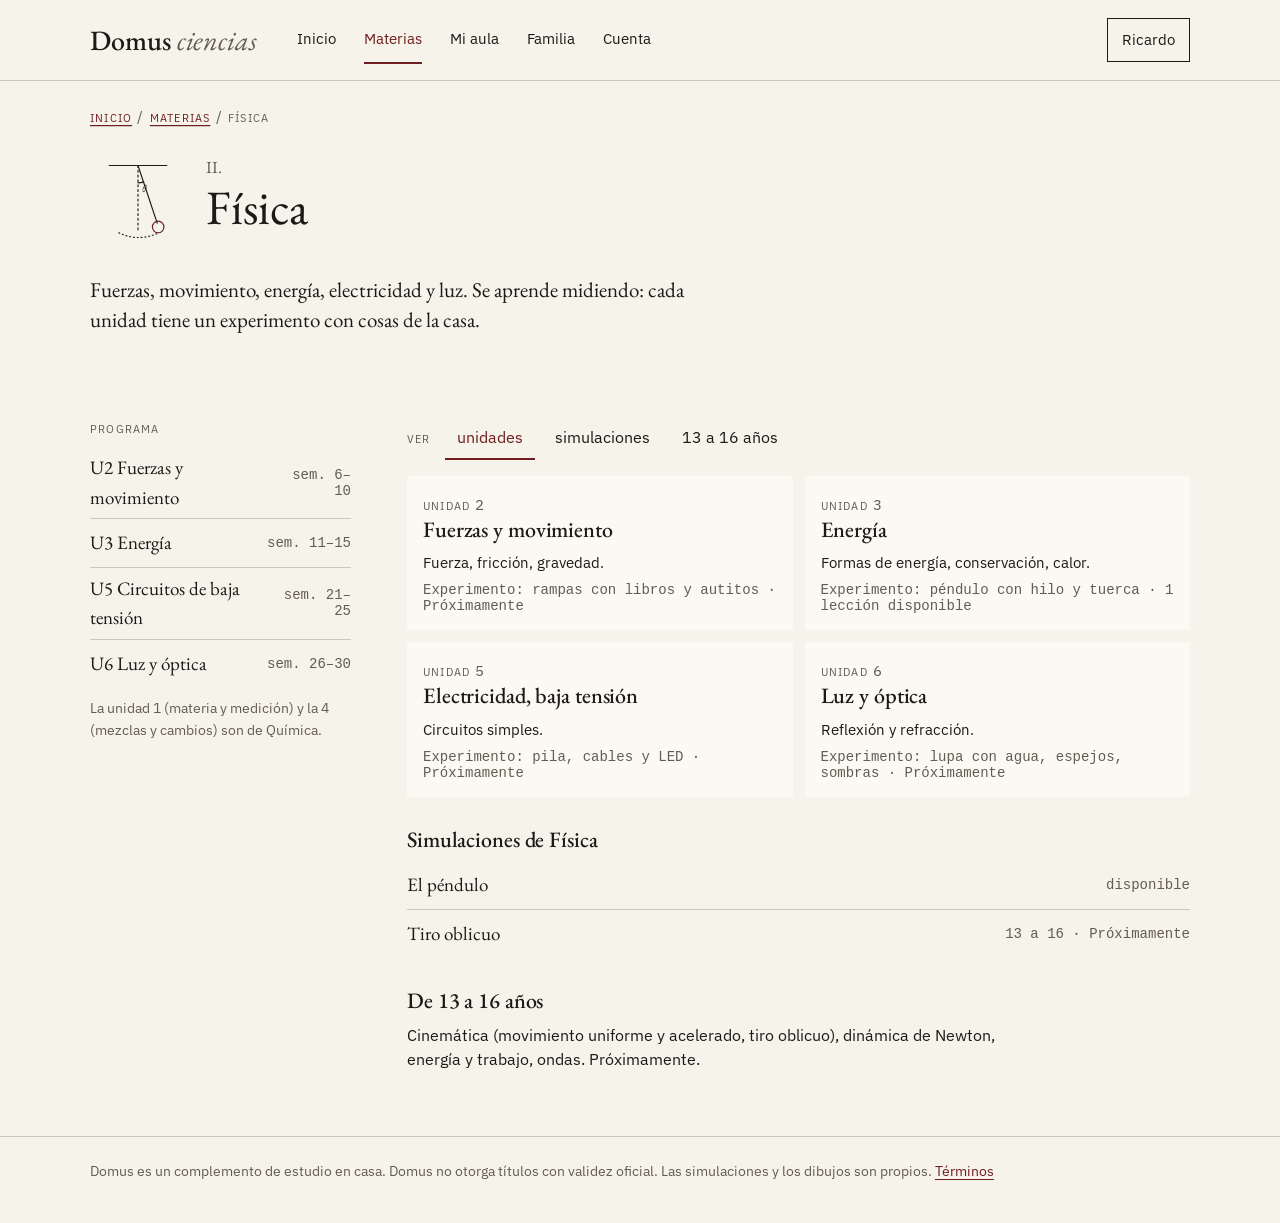
<file: materia.html>
<!doctype html>
<html lang="es-AR">
<head>
<meta charset="utf-8">
<meta name="viewport" content="width=device-width,initial-scale=1">
<title>Física · Domus</title>
<meta name="description" content="Domus: ciencias para estudiar en casa.">
<link rel="stylesheet" href="estilo.css">
</head>
<body>
<header class="top"><div class="wrap">
 <div class="bar">
  <a class="brand" href="index.html">Domus <i>ciencias</i></a>
  <nav class="main" aria-label="Principal"><a href="index.html"><svg viewBox="0 0 24 24" aria-hidden="true"><path d="M3 11 12 4l9 7"/><path d="M6 10v10h12V10"/><path d="M10 20v-5h4v5"/></svg><span>Inicio</span></a><a href="materias.html" aria-current="page"><svg viewBox="0 0 24 24" aria-hidden="true"><rect x="4" y="4" width="7" height="7"/><rect x="13" y="4" width="7" height="7"/><rect x="4" y="13" width="7" height="7"/><rect x="13" y="13" width="7" height="7"/></svg><span>Materias</span></a><a href="aula.html"><svg viewBox="0 0 24 24" aria-hidden="true"><path d="M12 6c-2-1.5-5-2-8-2v14c3 0 6 .5 8 2 2-1.5 5-2 8-2V4c-3 0-6 .5-8 2Z"/><path d="M12 6v14"/></svg><span>Mi aula</span></a><a href="familia.html"><svg viewBox="0 0 24 24" aria-hidden="true"><circle cx="9" cy="8" r="3"/><path d="M3 20c0-3.5 2.7-6 6-6s6 2.5 6 6"/><circle cx="17" cy="9" r="2.3"/><path d="M16.5 14.2c2.6.2 4.5 2.2 4.5 5.3"/></svg><span>Familia</span></a><a href="cuenta.html"><svg viewBox="0 0 24 24" aria-hidden="true"><circle cx="12" cy="12" r="9"/><circle cx="12" cy="10" r="3"/><path d="M6.5 18c1.2-2.2 3.2-3.2 5.5-3.2s4.3 1 5.5 3.2"/></svg><span>Cuenta</span></a></nav>
  <a class="quien" id="quien" href="cuenta.html">Ingresar</a>
 </div>
</div></header>
<main class="wrap">

<p class="sc crumb"><a href="index.html">Inicio</a> / <a href="materias.html">Materias</a> / Física</p>
<div class="hero" style="grid-template-columns:1fr;padding-top:18px;gap:18px">
 <div style="display:grid;grid-template-columns:96px 1fr;gap:20px;align-items:start"><div><svg class="d" viewBox="0 0 100 100" aria-hidden="true"><path d="M20 12 H80"/><path d="M50 12 L70 72"/><circle class="a" cx="71" cy="76" r="6"/><path d="M50 12 L50 80" stroke-dasharray="2 3"/><path d="M50 30 A18 18 0 0 0 56 29"/><text x="54" y="40">θ</text><path d="M30 82 Q50 92 72 82" stroke-dasharray="1 3"/></svg></div>
 <div><span class="num">II.</span><h1>Física</h1></div></div>
 <p class="lede" style="margin:0">Fuerzas, movimiento, energía, electricidad y luz. Se aprende midiendo: cada unidad tiene un experimento con cosas de la casa.</p>
</div>
<section><div class="cols2">
<div><p class="sc" style="margin-bottom:8px">Programa</p>
<ol class="toc">
 <li><div class="r">U2 Fuerzas y movimiento<span>sem. 6–10</span></div></li>
 <li><a href="unidad.html">U3 Energía<span>sem. 11–15</span></a></li>
 <li><div class="r">U5 Circuitos de baja tensión<span>sem. 21–25</span></div></li>
 <li><div class="r">U6 Luz y óptica<span>sem. 26–30</span></div></li>
</ol>
<p class="small" style="margin-top:10px">La unidad 1 (materia y medición) y la 4 (mezclas y cambios) son de Química.</p></div>
<div>
 <div class="filters" role="group" aria-label="Tipo"><span class="sc" style="margin-right:6px">ver</span><a href="#unidades" aria-current="true">unidades</a><a href="#sims">simulaciones</a><a href="#mayores">13 a 16 años</a></div>
 <div id="unidades" class="cards c2">
  <div class="card"><span class="sc">unidad 2</span><h2 class="h3">Fuerzas y movimiento</h2><p>Fuerza, fricción, gravedad.</p><p class="meta">Experimento: rampas con libros y autitos · Próximamente</p></div>
  <a class="card" href="unidad.html"><span class="sc">unidad 3</span><h2 class="h3">Energía</h2><p>Formas de energía, conservación, calor.</p><p class="meta">Experimento: péndulo con hilo y tuerca · 1 lección disponible</p></a>
  <div class="card"><span class="sc">unidad 5</span><h2 class="h3">Electricidad, baja tensión</h2><p>Circuitos simples.</p><p class="meta">Experimento: pila, cables y LED · Próximamente</p></div>
  <div class="card"><span class="sc">unidad 6</span><h2 class="h3">Luz y óptica</h2><p>Reflexión y refracción.</p><p class="meta">Experimento: lupa con agua, espejos, sombras · Próximamente</p></div>
 </div>
 <h3 id="sims" style="margin:30px 0 8px">Simulaciones de Física</h3>
 <ol class="toc">
  <li><a href="leccion.html#b3">El péndulo<span>disponible</span></a></li>
  <li><div class="r">Tiro oblicuo<span>13 a 16 · Próximamente</span></div></li>
 </ol>
 <h3 id="mayores" style="margin:30px 0 8px">De 13 a 16 años</h3>
 <p>Cinemática (movimiento uniforme y acelerado, tiro oblicuo), dinámica de Newton, energía y trabajo, ondas. Próximamente.</p>
</div></div></section>

</main>
<footer><div class="wrap"><p>Domus es un complemento de estudio en casa. Domus no otorga títulos con validez oficial. Las simulaciones y los dibujos son propios. <a href="cuenta.html#terminos">Términos</a></p></div></footer>
<script src="comun.js"></script>
<script src="estado.js"></script>
</body>
</html>
</file>
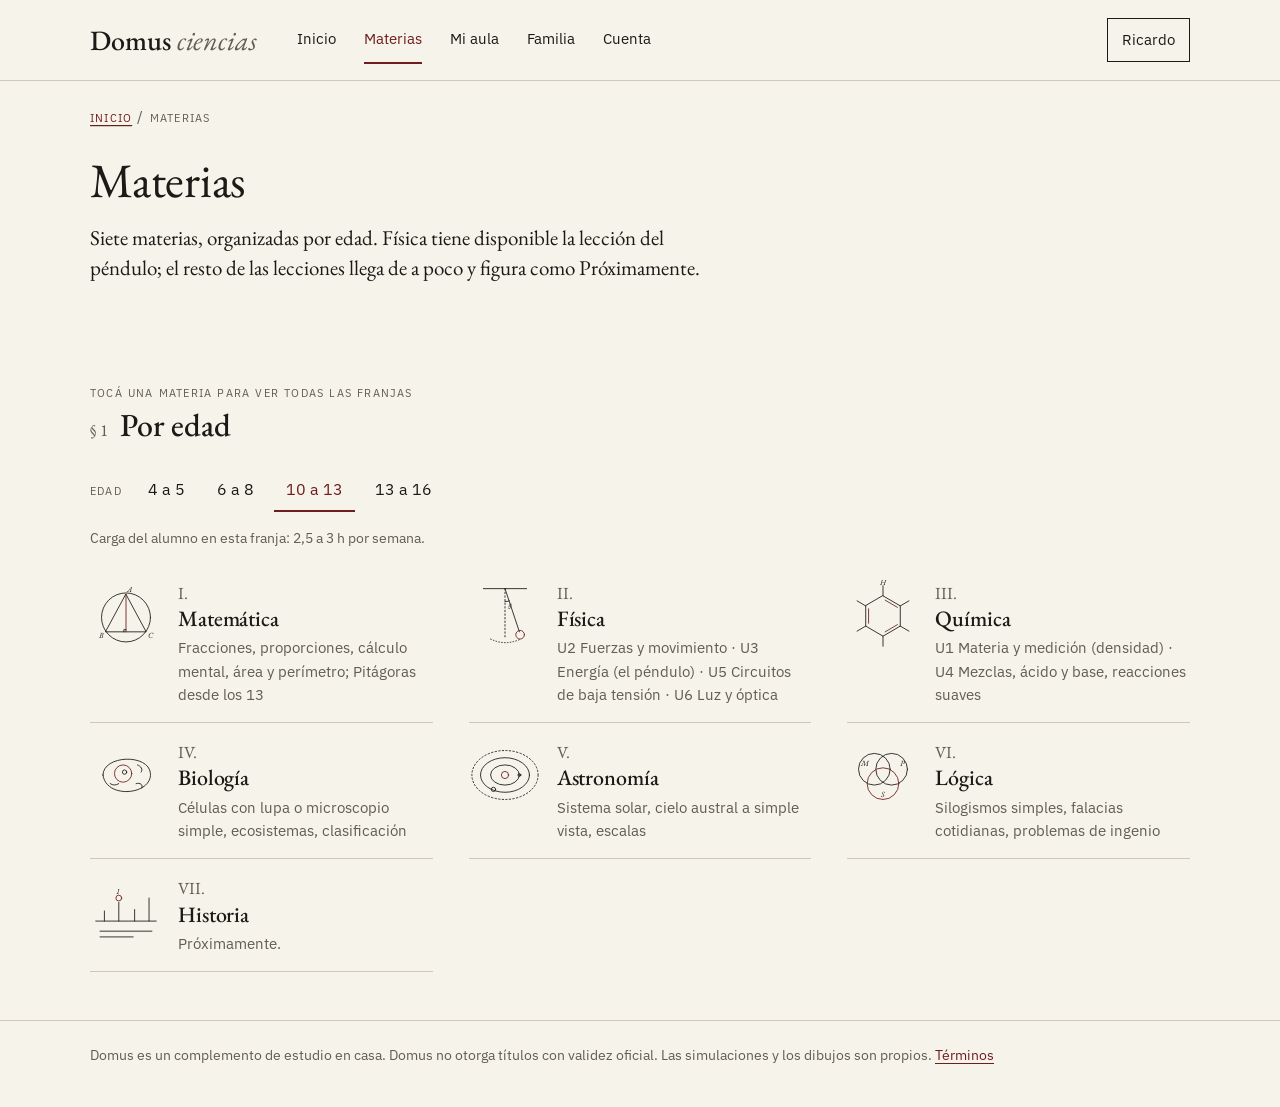
<file: materias.html>
<!doctype html>
<html lang="es-AR">
<head>
<meta charset="utf-8">
<meta name="viewport" content="width=device-width,initial-scale=1">
<title>Materias · Domus</title>
<meta name="description" content="Domus: ciencias para estudiar en casa.">
<link rel="stylesheet" href="estilo.css">
</head>
<body>
<header class="top"><div class="wrap">
 <div class="bar">
  <a class="brand" href="index.html">Domus <i>ciencias</i></a>
  <nav class="main" aria-label="Principal"><a href="index.html"><svg viewBox="0 0 24 24" aria-hidden="true"><path d="M3 11 12 4l9 7"/><path d="M6 10v10h12V10"/><path d="M10 20v-5h4v5"/></svg><span>Inicio</span></a><a href="materias.html" aria-current="page"><svg viewBox="0 0 24 24" aria-hidden="true"><rect x="4" y="4" width="7" height="7"/><rect x="13" y="4" width="7" height="7"/><rect x="4" y="13" width="7" height="7"/><rect x="13" y="13" width="7" height="7"/></svg><span>Materias</span></a><a href="aula.html"><svg viewBox="0 0 24 24" aria-hidden="true"><path d="M12 6c-2-1.5-5-2-8-2v14c3 0 6 .5 8 2 2-1.5 5-2 8-2V4c-3 0-6 .5-8 2Z"/><path d="M12 6v14"/></svg><span>Mi aula</span></a><a href="familia.html"><svg viewBox="0 0 24 24" aria-hidden="true"><circle cx="9" cy="8" r="3"/><path d="M3 20c0-3.5 2.7-6 6-6s6 2.5 6 6"/><circle cx="17" cy="9" r="2.3"/><path d="M16.5 14.2c2.6.2 4.5 2.2 4.5 5.3"/></svg><span>Familia</span></a><a href="cuenta.html"><svg viewBox="0 0 24 24" aria-hidden="true"><circle cx="12" cy="12" r="9"/><circle cx="12" cy="10" r="3"/><path d="M6.5 18c1.2-2.2 3.2-3.2 5.5-3.2s4.3 1 5.5 3.2"/></svg><span>Cuenta</span></a></nav>
  <a class="quien" id="quien" href="cuenta.html">Ingresar</a>
 </div>
</div></header>
<main class="wrap">

<p class="sc crumb"><a href="index.html">Inicio</a> / Materias</p>
<div class="hero" style="grid-template-columns:1fr;padding-top:18px">
 <div><h1>Materias</h1>
 <p class="lede">Siete materias, organizadas por edad. Física tiene disponible la lección del péndulo; el resto de las lecciones llega de a poco y figura como Próximamente.</p></div>
</div>
<section><div class="shead"><span class="num">§ 1</span><h2>Por edad</h2><span class="sc">tocá una materia para ver todas las franjas</span></div>
<div class="filters" role="group" aria-label="Franja de edad"><span class="sc" style="margin-right:6px">edad</span>
 <button type="button" data-fr="0" aria-pressed="false">4 a 5</button><button type="button" data-fr="1" aria-pressed="false">6 a 8</button><button type="button" data-fr="2" aria-pressed="true">10 a 13</button><button type="button" data-fr="3" aria-pressed="false">13 a 16</button></div>
<p class="small" id="carga">Carga del alumno en esta franja: 2,5 a 3 h por semana.</p>
<div class="subjects">
<a class="subj" href="#matematica" data-ficha="matematica" id="matematica"><div><svg class="d" viewBox="0 0 100 100" aria-hidden="true"><circle cx="50" cy="52" r="34"/><path d="M22 72 L78 72 L50 20 Z"/><path class="a" d="M50 20 L50 72"/><path d="M47 72 v-3 h3"/><text x="52" y="16">A</text><text x="12" y="80">B</text><text x="80" y="80">C</text></svg></div><div><span class="num">I.</span><h3>Matemática</h3><p class="fr" data-s="matematica"></p></div></a>
<a class="subj" href="#fisica" data-ficha="fisica" id="fisica"><div><svg class="d" viewBox="0 0 100 100" aria-hidden="true"><path d="M20 12 H80"/><path d="M50 12 L70 72"/><circle class="a" cx="71" cy="76" r="6"/><path d="M50 12 L50 80" stroke-dasharray="2 3"/><path d="M50 30 A18 18 0 0 0 56 29"/><text x="54" y="40">θ</text><path d="M30 82 Q50 92 72 82" stroke-dasharray="1 3"/></svg></div><div><span class="num">II.</span><h3>Física</h3><p class="fr" data-s="fisica"></p></div></a>
<a class="subj" href="#quimica" data-ficha="quimica" id="quimica"><div><svg class="d" viewBox="0 0 100 100" aria-hidden="true"><path d="M50 22 L74 36 L74 64 L50 78 L26 64 L26 36 Z"/><path class="a" d="M53 28 L70 38 M70 62 L53 72 M30 60 L30 40"/><path d="M50 22 V8 M74 36 L86 29 M74 64 L86 71 M50 78 V92 M26 64 L14 71 M26 36 L14 29"/><text x="46" y="7">H</text></svg></div><div><span class="num">III.</span><h3>Química</h3><p class="fr" data-s="quimica"></p></div></a>
<a class="subj" href="#biologia" data-ficha="biologia" id="biologia"><div><svg class="d" viewBox="0 0 100 100" aria-hidden="true"><path d="M18 50 C18 22 82 20 84 48 C86 78 22 84 18 50 Z"/><circle class="a" cx="46" cy="48" r="12"/><circle cx="48" cy="46" r="3"/><path d="M66 36 c5 2 8 6 5 10 M64 62 c6 -2 10 2 8 6 M28 62 q6 4 12 0"/></svg></div><div><span class="num">IV.</span><h3>Biología</h3><p class="fr" data-s="biologia"></p></div></a>
<a class="subj" href="#astronomia" data-ficha="astronomia" id="astronomia"><div><svg class="d" viewBox="0 0 100 100" aria-hidden="true"><circle cx="50" cy="50" r="5" class="a"/><ellipse cx="50" cy="50" rx="20" ry="14"/><ellipse cx="50" cy="50" rx="34" ry="24"/><ellipse cx="50" cy="50" rx="46" ry="34" stroke-dasharray="2 3"/><circle cx="70" cy="50" r="2"/><circle cx="34" cy="70" r="3"/></svg></div><div><span class="num">V.</span><h3>Astronomía</h3><p class="fr" data-s="astronomia"></p></div></a>
<a class="subj" href="#logica" data-ficha="logica" id="logica"><div><svg class="d" viewBox="0 0 100 100" aria-hidden="true"><circle cx="38" cy="42" r="22"/><circle cx="62" cy="42" r="22"/><circle class="a" cx="50" cy="62" r="22"/><text x="20" y="38">M</text><text x="74" y="38">P</text><text x="47" y="80">S</text></svg></div><div><span class="num">VI.</span><h3>Lógica</h3><p class="fr" data-s="logica"></p></div></a>
<a class="subj" href="#historia" data-ficha="historia" id="historia"><div><svg class="d" viewBox="0 0 100 100" aria-hidden="true"><path d="M8 64 H92"/><path d="M20 64 V50 M40 64 V38 M62 64 V48 M82 64 V32"/><circle class="a" cx="40" cy="32" r="4"/><path d="M14 78 H86 M14 86 H60"/><text x="36" y="26">1</text></svg></div><div><span class="num">VII.</span><h3>Historia</h3><p class="fr" data-s="historia"></p></div></a>
</div>
</section>
<dialog class="ficha" id="ficha" aria-label="Ficha de la materia"><div class="in"></div></dialog>
<script>
window.FICHAS=(function(){
 var F={"matematica": {"n": "Matemática", "fr": ["Contar hasta 20 con objetos, tamaños, formas, más y menos", "Operaciones con material concreto, tablas, reloj, medidas simples", "Fracciones, proporciones, cálculo mental, área y perímetro; Pitágoras desde los 13", "Álgebra, funciones y gráficos, geometría con demostración, probabilidad básica"], "desc": "Contar, medir, razonar con números y figuras."}, "fisica": {"n": "Física", "fr": ["Empujar y tirar, flotar y hundir, sombras (juego libre)", "Movimiento, imanes, sonido, luz y sombra", "U2 Fuerzas y movimiento · U3 Energía (el péndulo) · U5 Circuitos de baja tensión · U6 Luz y óptica", "Cinemática (movimiento uniforme y acelerado, tiro oblicuo), dinámica de Newton, energía y trabajo, ondas"], "desc": "Fuerzas, movimiento, energía, electricidad y luz."}, "quimica": {"n": "Química", "fr": ["Mezclar y disolver con agua (juego)", "Estados de la materia, cocinar como cambio", "U1 Materia y medición (densidad) · U4 Mezclas, ácido y base, reacciones suaves", "Tabla periódica, átomo y enlace, reacciones y estequiometría básica"], "desc": "La materia, sus estados y sus cambios."}, "biologia": {"n": "Biología", "fr": ["Plantas, animales, huerta", "Seres vivos, ciclo de la planta, cuerpo humano básico", "Células con lupa o microscopio simple, ecosistemas, clasificación", "Célula, herencia, evolución y genética, fisiología"], "desc": "Seres vivos, células, cuerpo y ecosistemas."}, "astronomia": {"n": "Astronomía", "fr": ["Día y noche, el Sol y la Luna", "Fases de la Luna, estaciones", "Sistema solar, cielo austral a simple vista, escalas", "Órbitas y leyes de Kepler, gravedad, estrellas"], "desc": "El cielo a simple vista y las leyes del movimiento."}, "logica": {"n": "Lógica", "fr": ["Clasificar y seriar (juegos)", "Adivinanzas, secuencias, “si… entonces”", "Silogismos simples, falacias cotidianas, problemas de ingenio", "Lógica proposicional, demostración, argumentación"], "desc": "Clasificar, ordenar ideas y argumentar."}, "historia": {"n": "Historia", "fr": ["", "", "", ""], "desc": "Próximamente."}},I={"matematica": "<svg class=\"d\" viewBox=\"0 0 100 100\" aria-hidden=\"true\"><circle cx=\"50\" cy=\"52\" r=\"34\"/><path d=\"M22 72 L78 72 L50 20 Z\"/><path class=\"a\" d=\"M50 20 L50 72\"/><path d=\"M47 72 v-3 h3\"/><text x=\"52\" y=\"16\">A</text><text x=\"12\" y=\"80\">B</text><text x=\"80\" y=\"80\">C</text></svg>", "fisica": "<svg class=\"d\" viewBox=\"0 0 100 100\" aria-hidden=\"true\"><path d=\"M20 12 H80\"/><path d=\"M50 12 L70 72\"/><circle class=\"a\" cx=\"71\" cy=\"76\" r=\"6\"/><path d=\"M50 12 L50 80\" stroke-dasharray=\"2 3\"/><path d=\"M50 30 A18 18 0 0 0 56 29\"/><text x=\"54\" y=\"40\">θ</text><path d=\"M30 82 Q50 92 72 82\" stroke-dasharray=\"1 3\"/></svg>", "quimica": "<svg class=\"d\" viewBox=\"0 0 100 100\" aria-hidden=\"true\"><path d=\"M50 22 L74 36 L74 64 L50 78 L26 64 L26 36 Z\"/><path class=\"a\" d=\"M53 28 L70 38 M70 62 L53 72 M30 60 L30 40\"/><path d=\"M50 22 V8 M74 36 L86 29 M74 64 L86 71 M50 78 V92 M26 64 L14 71 M26 36 L14 29\"/><text x=\"46\" y=\"7\">H</text></svg>", "biologia": "<svg class=\"d\" viewBox=\"0 0 100 100\" aria-hidden=\"true\"><path d=\"M18 50 C18 22 82 20 84 48 C86 78 22 84 18 50 Z\"/><circle class=\"a\" cx=\"46\" cy=\"48\" r=\"12\"/><circle cx=\"48\" cy=\"46\" r=\"3\"/><path d=\"M66 36 c5 2 8 6 5 10 M64 62 c6 -2 10 2 8 6 M28 62 q6 4 12 0\"/></svg>", "astronomia": "<svg class=\"d\" viewBox=\"0 0 100 100\" aria-hidden=\"true\"><circle cx=\"50\" cy=\"50\" r=\"5\" class=\"a\"/><ellipse cx=\"50\" cy=\"50\" rx=\"20\" ry=\"14\"/><ellipse cx=\"50\" cy=\"50\" rx=\"34\" ry=\"24\"/><ellipse cx=\"50\" cy=\"50\" rx=\"46\" ry=\"34\" stroke-dasharray=\"2 3\"/><circle cx=\"70\" cy=\"50\" r=\"2\"/><circle cx=\"34\" cy=\"70\" r=\"3\"/></svg>", "logica": "<svg class=\"d\" viewBox=\"0 0 100 100\" aria-hidden=\"true\"><circle cx=\"38\" cy=\"42\" r=\"22\"/><circle cx=\"62\" cy=\"42\" r=\"22\"/><circle class=\"a\" cx=\"50\" cy=\"62\" r=\"22\"/><text x=\"20\" y=\"38\">M</text><text x=\"74\" y=\"38\">P</text><text x=\"47\" y=\"80\">S</text></svg>", "historia": "<svg class=\"d\" viewBox=\"0 0 100 100\" aria-hidden=\"true\"><path d=\"M8 64 H92\"/><path d=\"M20 64 V50 M40 64 V38 M62 64 V48 M82 64 V32\"/><circle class=\"a\" cx=\"40\" cy=\"32\" r=\"4\"/><path d=\"M14 78 H86 M14 86 H60\"/><text x=\"36\" y=\"26\">1</text></svg>"},FR=["4 a 5", "6 a 8", "10 a 13", "13 a 16"],CG=["1,5 h por semana", "2 h por semana", "2,5 a 3 h por semana", "4 h por semana"],out={};
 Object.keys(F).forEach(function(id){out[id]=function(){
  var f=F[id],h='<div class="hd"><div><p class="sc" style="margin:0">Materia</p><h2>'+f.n+'</h2></div><button class="btn" type="button" data-cierra>Cerrar</button></div>';
  h+='<div style="width:120px;margin:0 0 14px">'+I[id]+'</div><p>'+f.desc+'</p><dl class="props">';
  for(var i=0;i<4;i++){h+='<dt>'+FR[i]+' años</dt><dd>'+(f.fr[i]||'Próximamente.')+'<br><span class="small">Alumno: '+CG[i]+'</span><br><span class="small">'+((id==='fisica'&&i===2)?'Disponible: el péndulo.':'Próximamente.')+'</span></dd>'}
  h+='</dl>';
  h+=id==='fisica'?'<p><a class="btn p" href="materia.html">Abrir Física</a></p>':'<p class="small">Próximamente.</p>';
  return h}});
 return out})();
(function(){
 var F={"matematica": {"n": "Matemática", "fr": ["Contar hasta 20 con objetos, tamaños, formas, más y menos", "Operaciones con material concreto, tablas, reloj, medidas simples", "Fracciones, proporciones, cálculo mental, área y perímetro; Pitágoras desde los 13", "Álgebra, funciones y gráficos, geometría con demostración, probabilidad básica"], "desc": "Contar, medir, razonar con números y figuras."}, "fisica": {"n": "Física", "fr": ["Empujar y tirar, flotar y hundir, sombras (juego libre)", "Movimiento, imanes, sonido, luz y sombra", "U2 Fuerzas y movimiento · U3 Energía (el péndulo) · U5 Circuitos de baja tensión · U6 Luz y óptica", "Cinemática (movimiento uniforme y acelerado, tiro oblicuo), dinámica de Newton, energía y trabajo, ondas"], "desc": "Fuerzas, movimiento, energía, electricidad y luz."}, "quimica": {"n": "Química", "fr": ["Mezclar y disolver con agua (juego)", "Estados de la materia, cocinar como cambio", "U1 Materia y medición (densidad) · U4 Mezclas, ácido y base, reacciones suaves", "Tabla periódica, átomo y enlace, reacciones y estequiometría básica"], "desc": "La materia, sus estados y sus cambios."}, "biologia": {"n": "Biología", "fr": ["Plantas, animales, huerta", "Seres vivos, ciclo de la planta, cuerpo humano básico", "Células con lupa o microscopio simple, ecosistemas, clasificación", "Célula, herencia, evolución y genética, fisiología"], "desc": "Seres vivos, células, cuerpo y ecosistemas."}, "astronomia": {"n": "Astronomía", "fr": ["Día y noche, el Sol y la Luna", "Fases de la Luna, estaciones", "Sistema solar, cielo austral a simple vista, escalas", "Órbitas y leyes de Kepler, gravedad, estrellas"], "desc": "El cielo a simple vista y las leyes del movimiento."}, "logica": {"n": "Lógica", "fr": ["Clasificar y seriar (juegos)", "Adivinanzas, secuencias, “si… entonces”", "Silogismos simples, falacias cotidianas, problemas de ingenio", "Lógica proposicional, demostración, argumentación"], "desc": "Clasificar, ordenar ideas y argumentar."}, "historia": {"n": "Historia", "fr": ["", "", "", ""], "desc": "Próximamente."}},FR=["4 a 5", "6 a 8", "10 a 13", "13 a 16"],CG=["1,5 h por semana", "2 h por semana", "2,5 a 3 h por semana", "4 h por semana"];
 function setFr(i){
  Array.prototype.forEach.call(document.querySelectorAll('.fr'),function(p){var f=F[p.getAttribute('data-s')];p.textContent=f.fr[i]||'Próximamente.'});
  Array.prototype.forEach.call(document.querySelectorAll('[data-fr]'),function(b){b.setAttribute('aria-pressed',String(+b.getAttribute('data-fr')===i))});
  document.getElementById('carga').textContent='Carga del alumno en esta franja: '+CG[i]+'.';
 }
 Array.prototype.forEach.call(document.querySelectorAll('[data-fr]'),function(b){b.addEventListener('click',function(){setFr(+b.getAttribute('data-fr'))})});
 setFr(2);
})();
</script>

</main>
<footer><div class="wrap"><p>Domus es un complemento de estudio en casa. Domus no otorga títulos con validez oficial. Las simulaciones y los dibujos son propios. <a href="cuenta.html#terminos">Términos</a></p></div></footer>
<script src="comun.js"></script>
<script src="estado.js"></script>
</body>
</html>
</file>
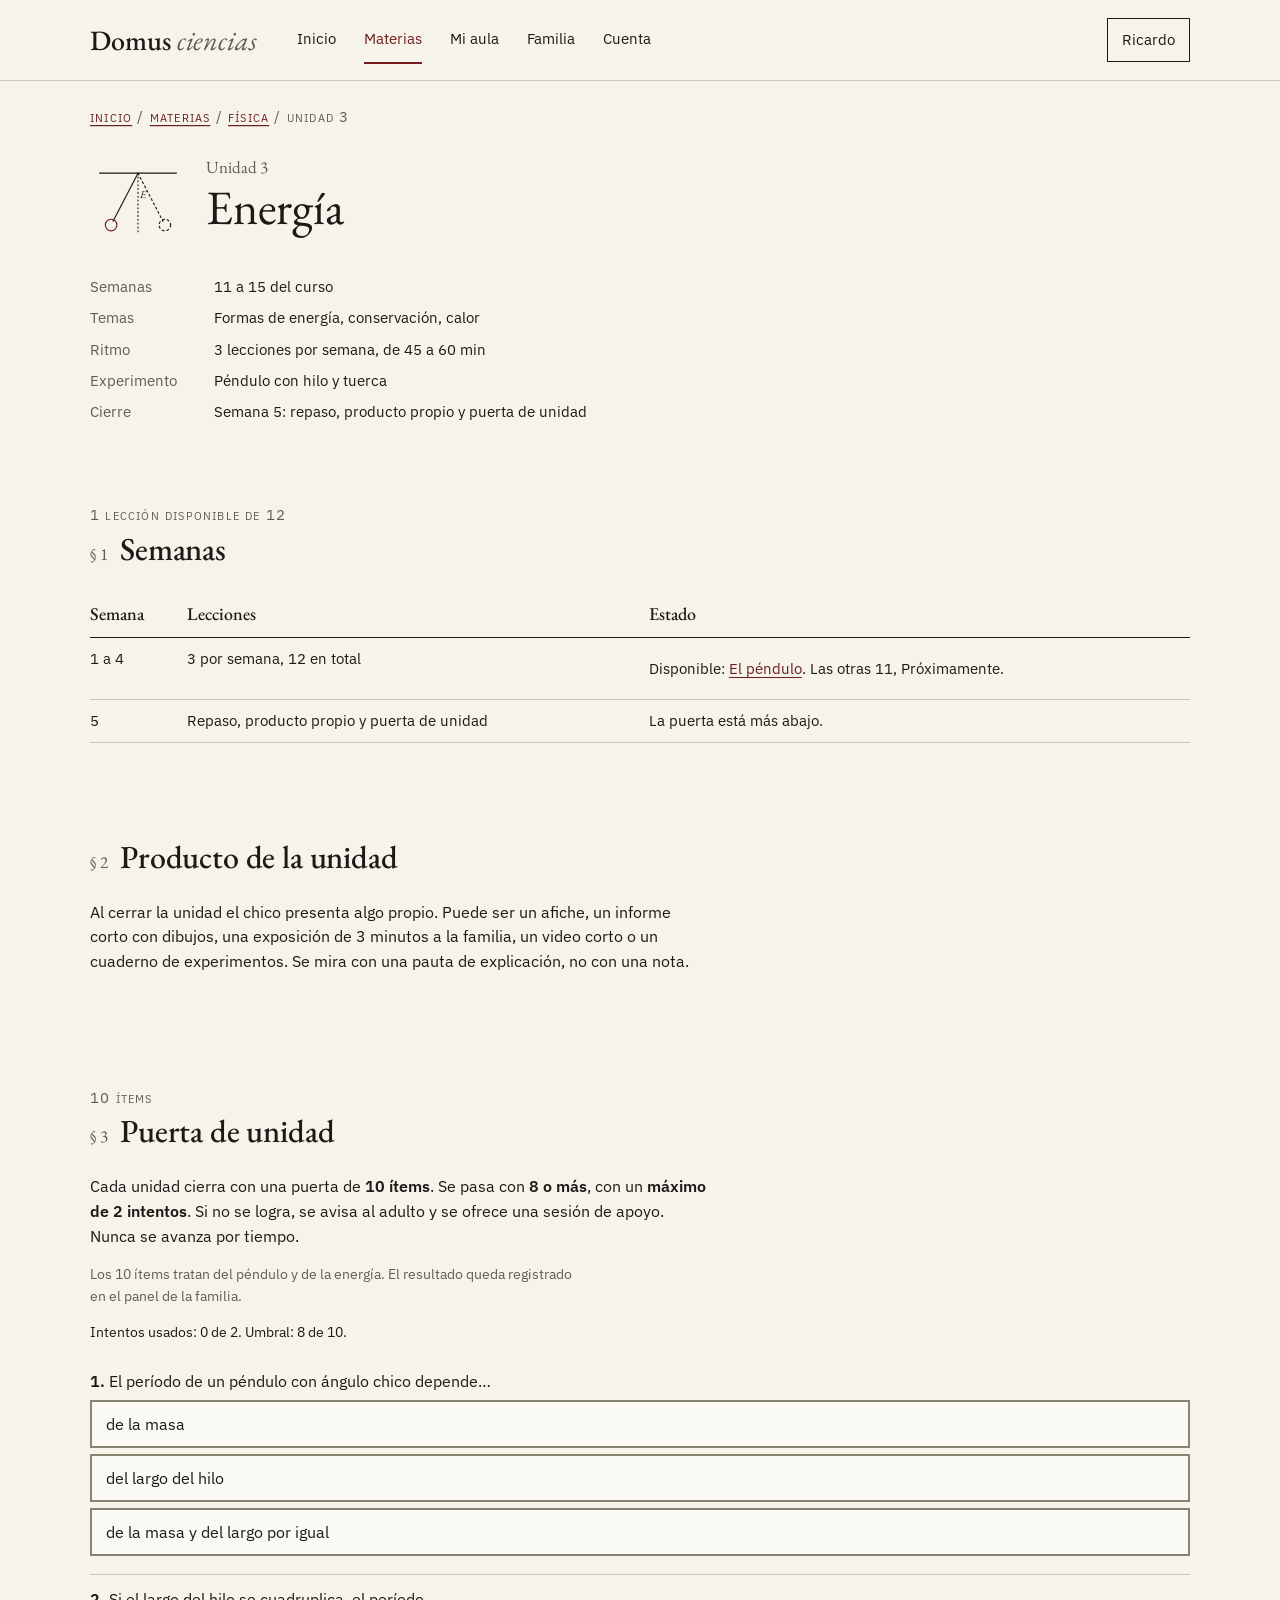
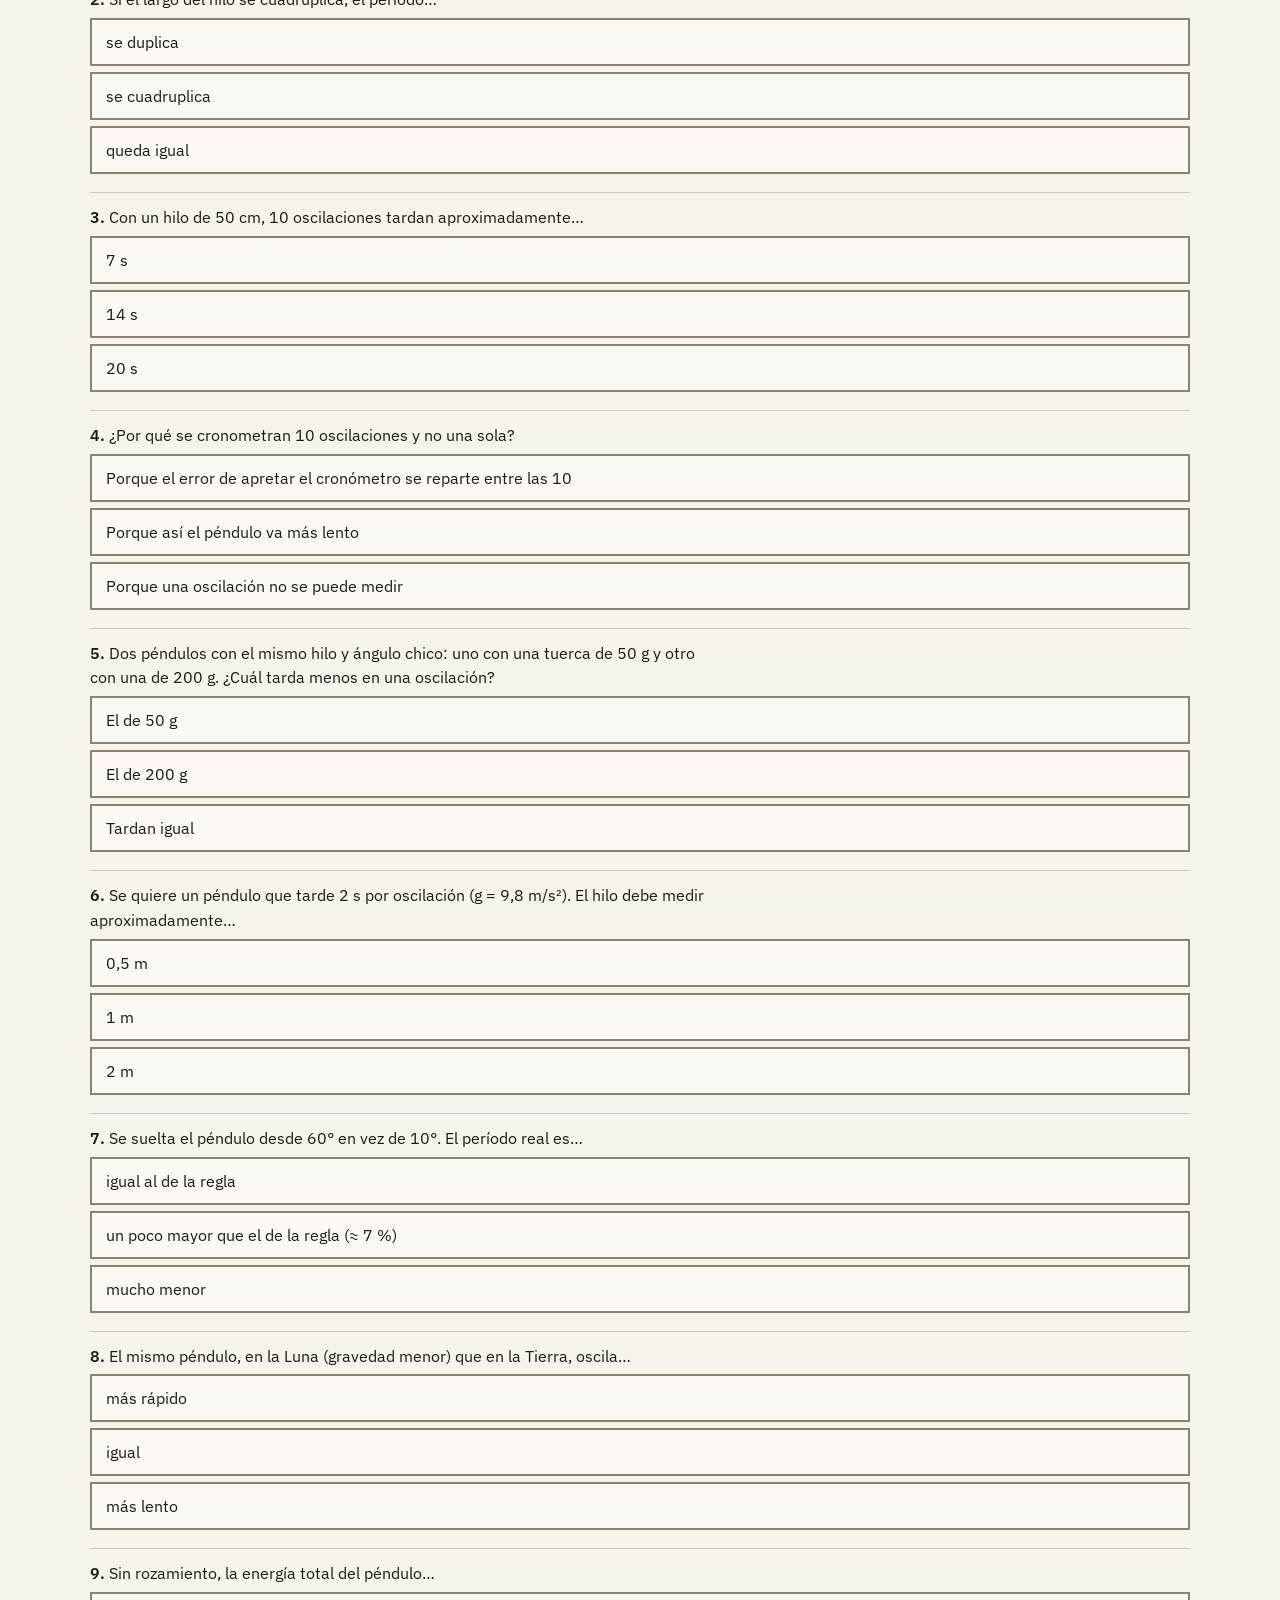
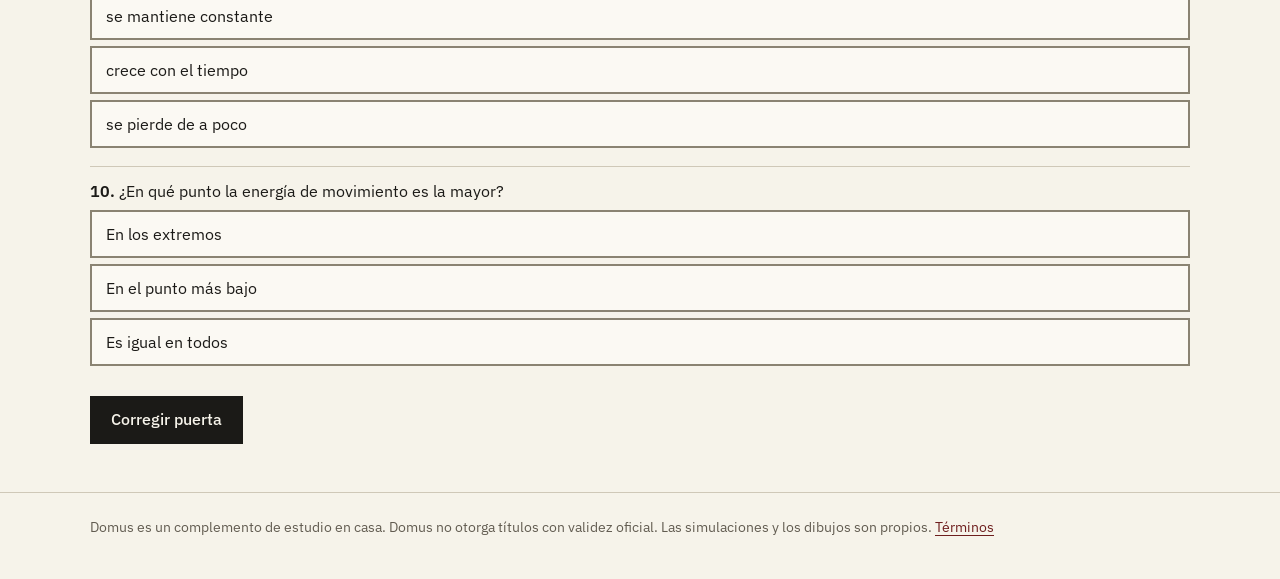
<file: unidad.html>
<!doctype html>
<html lang="es-AR">
<head>
<meta charset="utf-8">
<meta name="viewport" content="width=device-width,initial-scale=1">
<title>Unidad 3 · Energía · Domus</title>
<meta name="description" content="Domus: ciencias para estudiar en casa.">
<link rel="stylesheet" href="estilo.css">
</head>
<body>
<header class="top"><div class="wrap">
 <div class="bar">
  <a class="brand" href="index.html">Domus <i>ciencias</i></a>
  <nav class="main" aria-label="Principal"><a href="index.html"><svg viewBox="0 0 24 24" aria-hidden="true"><path d="M3 11 12 4l9 7"/><path d="M6 10v10h12V10"/><path d="M10 20v-5h4v5"/></svg><span>Inicio</span></a><a href="materias.html" aria-current="page"><svg viewBox="0 0 24 24" aria-hidden="true"><rect x="4" y="4" width="7" height="7"/><rect x="13" y="4" width="7" height="7"/><rect x="4" y="13" width="7" height="7"/><rect x="13" y="13" width="7" height="7"/></svg><span>Materias</span></a><a href="aula.html"><svg viewBox="0 0 24 24" aria-hidden="true"><path d="M12 6c-2-1.5-5-2-8-2v14c3 0 6 .5 8 2 2-1.5 5-2 8-2V4c-3 0-6 .5-8 2Z"/><path d="M12 6v14"/></svg><span>Mi aula</span></a><a href="familia.html"><svg viewBox="0 0 24 24" aria-hidden="true"><circle cx="9" cy="8" r="3"/><path d="M3 20c0-3.5 2.7-6 6-6s6 2.5 6 6"/><circle cx="17" cy="9" r="2.3"/><path d="M16.5 14.2c2.6.2 4.5 2.2 4.5 5.3"/></svg><span>Familia</span></a><a href="cuenta.html"><svg viewBox="0 0 24 24" aria-hidden="true"><circle cx="12" cy="12" r="9"/><circle cx="12" cy="10" r="3"/><path d="M6.5 18c1.2-2.2 3.2-3.2 5.5-3.2s4.3 1 5.5 3.2"/></svg><span>Cuenta</span></a></nav>
  <a class="quien" id="quien" href="cuenta.html">Ingresar</a>
 </div>
</div></header>
<main class="wrap">

<p class="sc crumb"><a href="index.html">Inicio</a> / <a href="materias.html">Materias</a> / <a href="materia.html">Física</a> / Unidad 3</p>
<div class="hero" style="grid-template-columns:1fr;padding-top:18px;gap:18px">
 <div style="display:grid;grid-template-columns:96px 1fr;gap:20px;align-items:start"><div><svg class="d" viewBox="0 0 100 100" aria-hidden="true"><path d="M10 20 H90"/><path d="M50 20 L24 70"/><circle class="a" cx="22" cy="74" r="6"/><path d="M50 20 L76 70" stroke-dasharray="2 3"/><circle cx="78" cy="74" r="6" stroke-dasharray="2 3"/><path d="M50 20 V84" stroke-dasharray="1 3"/><text x="52" y="46">E</text></svg></div>
 <div><span class="num">Unidad 3</span><h1>Energía</h1></div></div>
 <dl class="props" style="max-width:640px">
  <dt>Semanas</dt><dd>11 a 15 del curso</dd>
  <dt>Temas</dt><dd>Formas de energía, conservación, calor</dd>
  <dt>Ritmo</dt><dd>3 lecciones por semana, de 45 a 60 min</dd>
  <dt>Experimento</dt><dd>Péndulo con hilo y tuerca</dd>
  <dt>Cierre</dt><dd>Semana 5: repaso, producto propio y puerta de unidad</dd>
 </dl>
</div>
<section><div class="shead"><span class="num">§ 1</span><h2>Semanas</h2><span class="sc">1 lección disponible de 12</span></div>
<div class="scroll" tabindex="0"><table class="tbl" style="min-width:520px"><thead><tr><th>Semana</th><th>Lecciones</th><th>Estado</th></tr></thead><tbody>
 <tr><td>1 a 4</td><td>3 por semana, 12 en total</td><td>Disponible: <a href="leccion.html">El péndulo</a>. Las otras 11, Próximamente.</td></tr>
 <tr><td>5</td><td>Repaso, producto propio y puerta de unidad</td><td>La puerta está más abajo.</td></tr>
</tbody></table></div>
</section>

<section><div class="shead"><span class="num">§ 2</span><h2>Producto de la unidad</h2></div>
<p>Al cerrar la unidad el chico presenta algo propio. Puede ser un afiche, un informe corto con dibujos, una exposición de 3 minutos a la familia, un video corto o un cuaderno de experimentos. Se mira con una pauta de explicación, no con una nota.</p></section>

<section id="puerta"><div class="shead"><span class="num">§ 3</span><h2>Puerta de unidad</h2><span class="sc">10 ítems</span></div>

 
  <p>Cada unidad cierra con una puerta de <b>10 ítems</b>. Se pasa con <b>8 o más</b>, con un <b>máximo de 2 intentos</b>. Si no se logra, se avisa al adulto y se ofrece una sesión de apoyo. Nunca se avanza por tiempo.</p>
  <p class="small">Los 10 ítems tratan del péndulo y de la energía. El resultado queda registrado en el panel de la familia.</p>
  <p id="gstat" class="small" style="color:var(--ink)"></p>
  <div id="gate"></div>
  <div class="btns" style="margin-top:12px"><button class="btn p" id="gradeG">Corregir puerta</button></div>
  <div id="resG" aria-live="polite"></div>
 

</section>

</main>
<footer><div class="wrap"><p>Domus es un complemento de estudio en casa. Domus no otorga títulos con validez oficial. Las simulaciones y los dibujos son propios. <a href="cuenta.html#terminos">Términos</a></p></div></footer>
<script src="comun.js"></script>
<script src="estado.js"></script>
<script src="selector.js"></script>
<script src="quiz.js"></script>
</body>
</html>
</file>
<file: estilo.css>
/* Domus. Papel, tinta y un bordó. Sobrio y liviano: se separa con aire, no con líneas.
   Valores del design system Domus (tokens.json). El bordó (--acc) es solo para acción y foco. */
@font-face{font-family:'EB Garamond';font-style:normal;font-weight:400 600;font-display:swap;src:url(fuentes/eb-garamond.woff2) format('woff2')}
@font-face{font-family:'EB Garamond';font-style:italic;font-weight:400 500;font-display:swap;src:url(fuentes/eb-garamond-italic.woff2) format('woff2')}
@font-face{font-family:'IBM Plex Sans';font-style:normal;font-weight:400 600;font-display:swap;src:url(fuentes/plex-sans.woff2) format('woff2')}
:root{
 --paper:#f6f3ea;--card:#fbf9f3;--ink:#1b1a17;--mute:#625c51;--rule:#cfc8b8;--line:#8a8372;--acc:#6e1e1e;
 --serif:'EB Garamond',Georgia,'Times New Roman',serif;
 --sans:'IBM Plex Sans',system-ui,-apple-system,'Segoe UI',sans-serif;
 --mono:ui-monospace,'IBM Plex Mono',Menlo,Consolas,monospace;
 --s1:4px;--s2:8px;--s3:12px;--s4:16px;--s5:24px;--s6:32px;
 --hit:48px;--measure:62ch;--stage-h:360px;
}
*{box-sizing:border-box}
html{-webkit-text-size-adjust:100%;scroll-padding-top:16px}
body{margin:0;background:var(--paper);color:var(--ink);font:400 16px/1.55 var(--sans);padding-bottom:76px}
a{color:inherit;text-decoration:none}
p a,.txt a,dd a,td a,li a.u{color:var(--acc);text-decoration:underline;text-underline-offset:3px}
:focus-visible{outline:3px solid var(--acc);outline-offset:2px}
.wrap{max-width:1180px;margin:0 auto;padding:0 var(--s4)}

/* texto */
h1,h2,h3{font-family:var(--serif);font-weight:400;margin:0;letter-spacing:-.005em}
h1{font-size:36px;line-height:1.1}
h2{font-size:28px;font-weight:500;line-height:1.15}
h3,h2.h3{font-size:22px;font-weight:500;line-height:1.2}
p{margin:0 0 1em;max-width:var(--measure)}
.lede{font-family:var(--serif);font-size:21px;line-height:1.45;max-width:var(--measure);margin:var(--s4) 0}
.small{font-size:14px;color:var(--mute)}
.sc{font-variant:small-caps;letter-spacing:.08em;text-transform:lowercase;font-size:15px;color:var(--mute)}
.num{font-family:var(--serif);font-size:17px;color:var(--mute)}
.mono{font-family:var(--mono);font-size:14px}
.vh{position:absolute;width:1px;height:1px;overflow:hidden;clip:rect(0 0 0 0);white-space:nowrap}

/* encabezado y navegación */
header.top{border-bottom:1px solid var(--rule);background:var(--paper)}
.top .bar{display:flex;align-items:center;justify-content:space-between;gap:var(--s4);padding:var(--s3) 0}
.brand{font-family:var(--serif);font-size:28px;font-weight:500;white-space:nowrap;line-height:1}
.brand i{color:var(--mute);font-weight:400}
nav.main{position:fixed;left:0;right:0;bottom:0;z-index:40;background:var(--paper);border-top:1px solid var(--rule);display:flex;padding-bottom:env(safe-area-inset-bottom)}
nav.main a{flex:1;min-height:62px;display:flex;flex-direction:column;align-items:center;justify-content:center;gap:2px;font-size:13px;color:var(--ink);border-top:3px solid transparent;margin-top:-1px}
nav.main a svg{width:24px;height:24px;fill:none;stroke:currentColor;stroke-width:1.4;stroke-linecap:round;stroke-linejoin:round}
nav.main a[aria-current=page]{color:var(--acc);border-top-color:var(--acc)}
.quien{display:inline-flex;align-items:center;min-height:44px;padding:0 14px;border:1px solid var(--ink);font-size:15px;white-space:nowrap;max-width:150px;overflow:hidden;text-overflow:ellipsis}
.quien:hover{color:var(--acc);border-color:var(--acc)}
.crumb{padding-top:var(--s5);margin-bottom:var(--s2)}
.crumb a{border-bottom:1px solid var(--rule)}

/* botones, campos */
.btn{display:inline-flex;align-items:center;justify-content:center;min-height:var(--hit);border:1px solid var(--ink);padding:8px 20px;font:500 16px/1.2 var(--sans);background:transparent;color:var(--ink);cursor:pointer;border-radius:0;text-align:center}
.btn.p{background:var(--ink);color:var(--paper)}
.btn:hover,.btn:active{border-color:var(--acc);color:var(--acc)}
.btn.p:hover,.btn.p:active{background:var(--acc);border-color:var(--acc);color:var(--paper)}
.btn[disabled]{opacity:.55;cursor:not-allowed}
.btns{display:flex;flex-wrap:wrap;gap:var(--s2)}
input[type=email],input[type=number],input[type=text],input[type=password],select{width:100%;min-height:var(--hit);font:16px var(--sans);padding:8px 12px;background:var(--card);border:2px solid var(--line);color:var(--ink);border-radius:0}
label{display:block;font-weight:500;margin:0 0 6px}
.chip{display:inline-flex;align-items:center;min-height:var(--hit);padding:8px 14px;border:2px solid var(--line);background:var(--card);font:16px var(--sans);color:var(--ink);cursor:pointer;border-radius:0;text-align:left}
.chip[aria-pressed=true],.chip[aria-checked=true]{border-color:var(--ink);background:var(--ink);color:var(--paper)}
.chips{display:flex;flex-wrap:wrap;gap:var(--s2)}
.tag{display:inline-block;font:13px var(--mono);padding:2px 8px;border:1px solid var(--line);margin:0 6px 4px 0}
.tag.scr{background:var(--ink);color:var(--paper);border-color:var(--ink)}
.notice,.alert{background:var(--card);padding:var(--s3) var(--s4);margin:var(--s4) 0;max-width:760px}
.notice p:last-child,.alert p:last-child{margin:0}
.alert b:first-child{color:var(--acc)}

/* secciones: aire, no filetes */
section{padding:var(--s6) 0}
.shead{display:flex;flex-wrap:wrap;align-items:baseline;gap:var(--s1) var(--s3);margin-bottom:var(--s5)}
.shead .sc{flex-basis:100%;order:-1}
.shead>a.sc{flex-basis:auto;order:0;margin-left:auto;display:inline-flex;align-items:center;min-height:44px;color:var(--acc)}
.hero{display:grid;gap:var(--s5);padding:var(--s5) 0 var(--s4)}
.hero .art{max-width:420px}
svg.d{fill:none;stroke:var(--ink);stroke-width:1.2;stroke-linecap:round;stroke-linejoin:round}
svg.d .a{stroke:var(--acc)}
svg.d text{fill:var(--ink);stroke:none;font-family:var(--serif);font-size:11px;font-style:italic}
.subjects{display:grid}
.subj{padding:var(--s4) 0;border-bottom:1px solid var(--rule);display:grid;grid-template-columns:72px 1fr;gap:var(--s4);align-items:start;min-height:var(--hit)}
.subj svg{width:72px;height:72px}
.subj:hover h3{color:var(--acc)}
.subj p{margin:var(--s1) 0 0;font-size:15px;color:var(--mute)}
.cards{display:grid;gap:var(--s3)}
.card{padding:var(--s4);background:var(--card);display:block}
.card .meta{font:14px var(--mono);color:var(--mute);margin:var(--s2) 0 0}
.card p{font-size:15px;margin:var(--s2) 0 0}
a.card:hover h3,a.card:hover .h3{color:var(--acc)}
.toc{padding:0;margin:0;list-style:none}
.toc li{border-bottom:1px solid var(--rule);font-family:var(--serif);font-size:19px}
.toc li:last-child{border-bottom:0}
.toc li>a,.toc li>.r{display:flex;justify-content:space-between;align-items:center;gap:var(--s3);min-height:var(--hit);padding:6px 0}
.toc li span{font:14px var(--mono);color:var(--mute);text-align:right}
.toc a:hover{color:var(--acc)}
.filters{display:flex;gap:6px var(--s2);flex-wrap:wrap;align-items:center;margin:0 0 var(--s4)}
.filters a,.filters button{min-height:44px;display:inline-flex;align-items:center;padding:0 var(--s3);border:0;border-bottom:2px solid transparent;background:none;font:16px var(--sans);color:var(--ink);cursor:pointer}
.filters [aria-current=true],.filters [aria-pressed=true]{border-bottom-color:var(--acc);color:var(--acc)}
dl.props{display:grid;grid-template-columns:110px 1fr;gap:var(--s2) 14px;font-size:15px;margin:0}
dl.props dt{color:var(--mute)}dl.props dd{margin:0}
ol.obj{padding-left:20px;font-family:var(--serif);font-size:19px;margin:0 0 1em}
ol.obj li,ul.plain li{margin-bottom:.4em}
ul.plain,ol.steps{padding-left:22px;margin:0 0 1em;max-width:var(--measure)}
ol.steps li{margin-bottom:.45em}
.tbl{width:100%;border-collapse:collapse;font-size:15px}
.tbl th,.tbl td{text-align:left;border-bottom:1px solid var(--rule);padding:9px 12px 9px 0;vertical-align:top}
.tbl thead th,.tbl tr:first-child th{font-family:var(--serif);font-size:18px;font-weight:500;border-bottom:1px solid var(--ink)}
.tbl tbody th{font-weight:400;color:var(--mute)}
.tbl td.n{font:14px var(--mono)}
.scroll{overflow-x:auto}
.tbl a{display:inline-block;padding:10px 0}
details{border-bottom:1px solid var(--rule)}
summary{min-height:var(--hit);display:flex;align-items:center;cursor:pointer;font-weight:500;padding:4px 0}
.cols2,.feature,.pc{display:grid;gap:var(--s5)}

/* pasos de la lección */
.pasos{list-style:none;margin:var(--s4) 0 0;padding:0;display:flex;flex-wrap:wrap;gap:0 var(--s5);font-size:15px}
.pasos a{display:inline-flex;align-items:center;min-height:44px;border-bottom:2px solid transparent;color:var(--ink)}
.pasos a:hover{color:var(--acc)}
.pasos .hecho a{color:var(--mute)}
.pasos [aria-current=step]{color:var(--acc);border-bottom-color:var(--acc)}

/* ficha lateral */
dialog.ficha{border:0;border-top:1px solid var(--ink);background:var(--paper);color:var(--ink);padding:0;margin:auto 0 0;width:100%;max-width:100%;max-height:88vh;overflow:auto;border-radius:0}
dialog.ficha::backdrop{background:rgba(27,26,23,.4)}
dialog.ficha .in{padding:22px 20px 30px}
dialog.ficha .hd{display:flex;justify-content:space-between;align-items:flex-start;gap:14px;margin-bottom:14px}

/* simulación: lo más grande de la pantalla */
.simbox{display:grid;gap:var(--s5)}
.simbox>*,.cols2>*,.pc>*,.feature>*,.hero>*{min-width:0}
.stage{border:1px solid var(--line);background:var(--card)}
.stage canvas{display:block;width:100%;height:var(--stage-h);touch-action:none}
.ctl .line{display:flex;align-items:center;gap:var(--s2);margin-bottom:6px}
.ctl .line .lb{min-width:72px}
.ctl .line b{font:14px var(--mono);font-weight:400;min-width:64px;text-align:right;color:var(--mute)}
.ctl input[type=range]{flex:1;min-width:0;height:var(--hit);margin:0;accent-color:var(--acc);touch-action:pan-y}
.step{min-width:var(--hit);min-height:var(--hit);padding:0;font-size:22px}
.formula{font-family:var(--serif);font-size:30px;font-style:italic;margin:var(--s4) 0 var(--s1)}
.readout{font:14px/1.7 var(--mono);padding-top:var(--s2);margin-top:var(--s2)}
.readout div{display:flex;justify-content:space-between;gap:var(--s3)}
.readout span:first-child{color:var(--mute)}
.meter{height:14px;border:1px solid var(--ink);background:var(--paper);position:relative;margin:4px 0 8px}
.meter>i{position:absolute;left:0;top:0;bottom:0;background:var(--ink)}
.meter>b{position:absolute;top:-4px;bottom:-4px;width:2px;background:var(--mute)}

/* preguntas y chequeo */
.q{padding:var(--s3) 0}
.q+.q{border-top:1px solid var(--rule)}
.mark{display:flex;gap:var(--s2);margin-top:var(--s2);flex-wrap:wrap}
.opt{display:flex;width:100%;text-align:left;margin:6px 0}
.fb{margin-top:var(--s2);padding:10px 12px;background:var(--card)}
.fb.bad b{color:var(--acc)}
.sema{display:inline-flex;align-items:center;gap:6px;font-weight:500}
.sema .d{width:22px;height:22px;border:2px solid var(--ink);display:inline-flex;align-items:center;justify-content:center;font-size:14px;line-height:1;flex:none}
.sema.g .d{background:var(--ink);color:var(--paper)}
.sema.y .d{background:linear-gradient(90deg,var(--ink) 50%,var(--paper) 50%)}
.sema.r .d{border-color:var(--acc);color:var(--acc);background:var(--paper)}
.check{display:flex;align-items:center;gap:var(--s3);border-bottom:1px solid var(--rule)}
.check input{width:26px;height:26px;accent-color:var(--acc);flex:none;margin-left:2px}
.check label{margin:0;font-weight:400;flex:1;min-height:var(--hit);display:flex;align-items:center}
.pc>div{padding-top:var(--s2)}
footer{padding:var(--s5) 0 40px;font-size:14px;color:var(--mute);border-top:1px solid var(--rule)}
footer p{max-width:none;margin:0}
.row{display:flex;flex-wrap:wrap;gap:var(--s2)}

@media(max-width:959px){
 .simbox>.escena{position:sticky;top:0;z-index:5;background:var(--paper);padding-bottom:var(--s2)}
 .stage canvas{height:min(300px,40vh)}
}
@media(min-width:760px){
 .wrap{padding:0 var(--s6)}
 h1{font-size:42px}
 .subjects{grid-template-columns:repeat(2,1fr);column-gap:var(--s6)}
 .cards.c2,.cards.c3{grid-template-columns:repeat(2,1fr)}
 .pc{grid-template-columns:1fr 1fr;gap:var(--s6)}
}
@media(min-width:960px){
 body{padding-bottom:0}
 h1{font-size:48px}h2{font-size:32px}
 .wrap{padding:0 40px}
 .top .bar{padding:var(--s4) 0;justify-content:flex-start;gap:40px}
 nav.main{position:static;border:0;background:none;padding:0;gap:28px;flex:1;width:auto}
 nav.main a{flex:none;flex-direction:row;min-height:var(--hit);border-top:0;border-bottom:2px solid transparent;margin:0;font-size:15px}
 nav.main a svg{display:none}
 nav.main a[aria-current=page]{border-bottom-color:var(--acc)}
 .top .bar .quien{margin-left:auto}
 .hero{grid-template-columns:7fr 5fr;gap:56px;padding:48px 0 32px;align-items:center}
 section{padding:48px 0}
 .subjects{grid-template-columns:repeat(3,1fr);column-gap:36px}
 .cards.c3{grid-template-columns:repeat(3,1fr)}
 .cols2{grid-template-columns:3fr 9fr;gap:56px}
 .feature{grid-template-columns:5fr 7fr;gap:56px}
 .simbox{grid-template-columns:8fr 4fr;gap:48px;align-items:start}
 .stage canvas{height:460px}
 dialog.ficha{margin:0 0 0 auto;width:520px;height:100%;max-height:100%;border-top:0;border-left:1px solid var(--ink)}
 dialog.ficha .in{padding:40px}
}
@media(prefers-reduced-motion:reduce){*{scroll-behavior:auto!important}}
</file>
